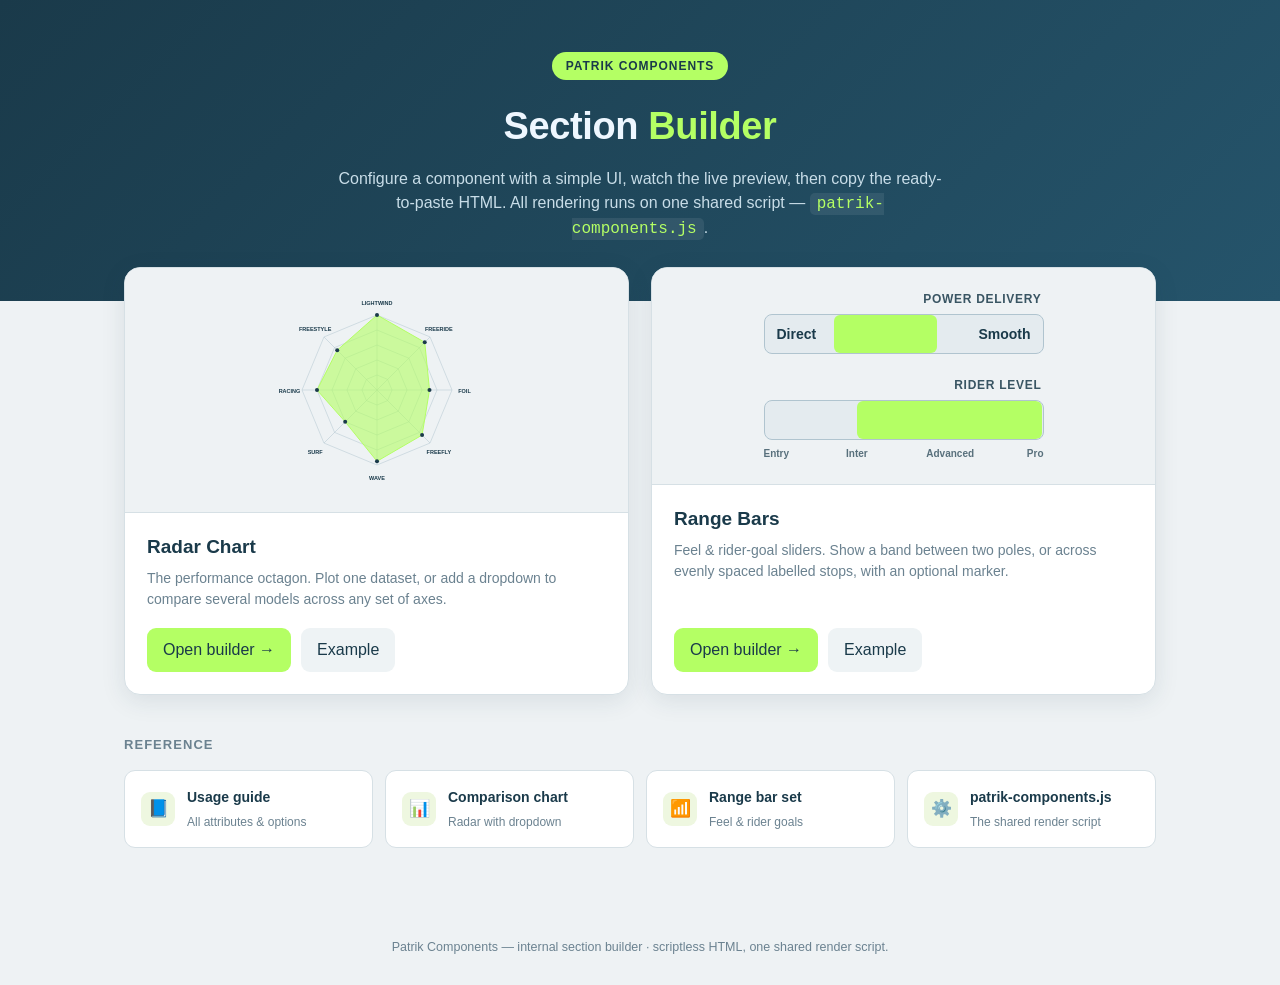
<file: index.html>
<!DOCTYPE html>
<html lang="en">
<head>
<meta charset="UTF-8">
<meta name="viewport" content="width=device-width, initial-scale=1.0">
<title>Patrik Components — Section Builder</title>
<link rel="stylesheet" href="builder/builder.css">
<style>
    .hero{
        background:linear-gradient(135deg,#1a3a4a 0%,#25546b 100%);
        color:#eef7ff; padding:52px 24px 60px; text-align:center;
    }
    .hero .kicker{
        display:inline-block; background:var(--lime); color:var(--teal);
        font-size:12px; font-weight:800; letter-spacing:.08em; text-transform:uppercase;
        padding:5px 14px; border-radius:20px; margin-bottom:18px;
    }
    .hero h1{ font-size:38px; margin:0 0 12px; letter-spacing:-.01em; }
    .hero h1 .lime{ color:var(--lime); }
    .hero p{ font-size:16px; max-width:620px; margin:0 auto; color:#c8dde8; }

    .wrap{ max-width:1080px; margin:-34px auto 60px; padding:0 24px; }

    .grid{ display:grid; grid-template-columns:1fr 1fr; gap:22px; }
    @media (max-width:760px){ .grid{ grid-template-columns:1fr; } }

    .card{
        background:#fff; border:1px solid var(--line); border-radius:16px;
        box-shadow:var(--shadow); overflow:hidden; display:flex; flex-direction:column;
        transition:transform .15s, box-shadow .15s;
    }
    .card:hover{ transform:translateY(-3px); box-shadow:0 14px 34px rgba(26,58,74,.16); }
    .card .thumb{
        background:#eef2f4; padding:22px; border-bottom:1px solid var(--line);
        display:flex; align-items:center; justify-content:center; min-height:190px;
    }
    .card .body{ padding:20px 22px 22px; display:flex; flex-direction:column; flex:1; }
    .card h2{ font-size:19px; margin:0 0 6px; }
    .card .desc{ color:var(--muted); font-size:14px; margin:0 0 18px; flex:1; }
    .card .actions{ display:flex; gap:10px; flex-wrap:wrap; }
    .card .actions a{ text-decoration:none; }

    .section-title{
        font-size:13px; font-weight:800; letter-spacing:.08em; text-transform:uppercase;
        color:var(--muted); margin:40px 0 16px;
    }
    .links{ display:grid; grid-template-columns:repeat(auto-fill,minmax(220px,1fr)); gap:12px; }
    .link{
        display:flex; align-items:center; gap:12px; text-decoration:none; color:var(--ink);
        background:#fff; border:1px solid var(--line); border-radius:11px; padding:14px 16px;
        transition:border-color .15s, background .15s;
    }
    .link:hover{ border-color:var(--teal-2); background:#f7fafb; }
    .link .ic{
        width:34px; height:34px; border-radius:9px; background:#eef7e0; color:var(--teal);
        display:flex; align-items:center; justify-content:center; font-size:17px; flex:0 0 auto;
    }
    .link .t{ font-weight:700; font-size:14px; }
    .link .s{ font-size:12px; color:var(--muted); }

    footer.foot{ text-align:center; color:var(--muted); font-size:12.5px; padding:30px; }

    /* thumbnail scaling */
    .thumb .patrik-radar-svg{ max-width:200px; }
    .thumb .rb-thumb{ width:100%; max-width:280px; }
</style>
</head>
<body>

<div class="hero">
    <span class="kicker">Patrik Components</span>
    <h1>Section <span class="lime">Builder</span></h1>
    <p>Configure a component with a simple UI, watch the live preview, then copy the ready-to-paste HTML. All rendering runs on one shared script — <code style="color:#b4ff64;background:rgba(255,255,255,.08);padding:2px 7px;border-radius:5px;">patrik-components.js</code>.</p>
</div>

<div class="wrap">

    <div class="grid">

        <!-- Radar chart card -->
        <div class="card">
            <div class="thumb">
                <div class="patrik-radar-chart"
                     data-axes="LIGHTWIND,FREERIDE,FOIL,FREEFLY,WAVE,SURF,RACING,FREESTYLE"
                     data-values="100,90,70,85,95,60,80,75"></div>
            </div>
            <div class="body">
                <h2>Radar Chart</h2>
                <p class="desc">The performance octagon. Plot one dataset, or add a dropdown to compare several models across any set of axes.</p>
                <div class="actions">
                    <a href="builder/radar-chart.html"><span class="btn primary">Open builder →</span></a>
                    <a href="examples/chart.html"><span class="btn ghost">Example</span></a>
                </div>
            </div>
        </div>

        <!-- Range bars card -->
        <div class="card">
            <div class="thumb">
                <div class="rb-thumb">
                    <div class="patrik-range-bar" data-title="Power delivery"
                         data-left="Direct" data-right="Smooth" data-min="25" data-max="62"></div>
                    <div class="patrik-range-bar" data-title="Rider level" style="margin-bottom:0;"
                         data-scale="Entry,Inter,Advanced,Pro" data-scale-index="true"
                         data-min="1" data-max="3"></div>
                </div>
            </div>
            <div class="body">
                <h2>Range Bars</h2>
                <p class="desc">Feel &amp; rider-goal sliders. Show a band between two poles, or across evenly spaced labelled stops, with an optional marker.</p>
                <div class="actions">
                    <a href="builder/range-bars.html"><span class="btn primary">Open builder →</span></a>
                    <a href="examples/range-bars.html"><span class="btn ghost">Example</span></a>
                </div>
            </div>
        </div>

    </div>

    <div class="section-title">Reference</div>
    <div class="links">
        <a class="link" href="docs/guide.html">
            <span class="ic">📘</span>
            <span><span class="t">Usage guide</span><br><span class="s">All attributes &amp; options</span></span>
        </a>
        <a class="link" href="examples/chart-selector.html">
            <span class="ic">📊</span>
            <span><span class="t">Comparison chart</span><br><span class="s">Radar with dropdown</span></span>
        </a>
        <a class="link" href="examples/range-bars.html">
            <span class="ic">📶</span>
            <span><span class="t">Range bar set</span><br><span class="s">Feel &amp; rider goals</span></span>
        </a>
        <a class="link" href="patrik-components.js">
            <span class="ic">⚙️</span>
            <span><span class="t">patrik-components.js</span><br><span class="s">The shared render script</span></span>
        </a>
    </div>

</div>

<footer class="foot">Patrik Components — internal section builder · scriptless HTML, one shared render script.</footer>

<script src="patrik-components.js"></script>
</body>
</html>
</file>
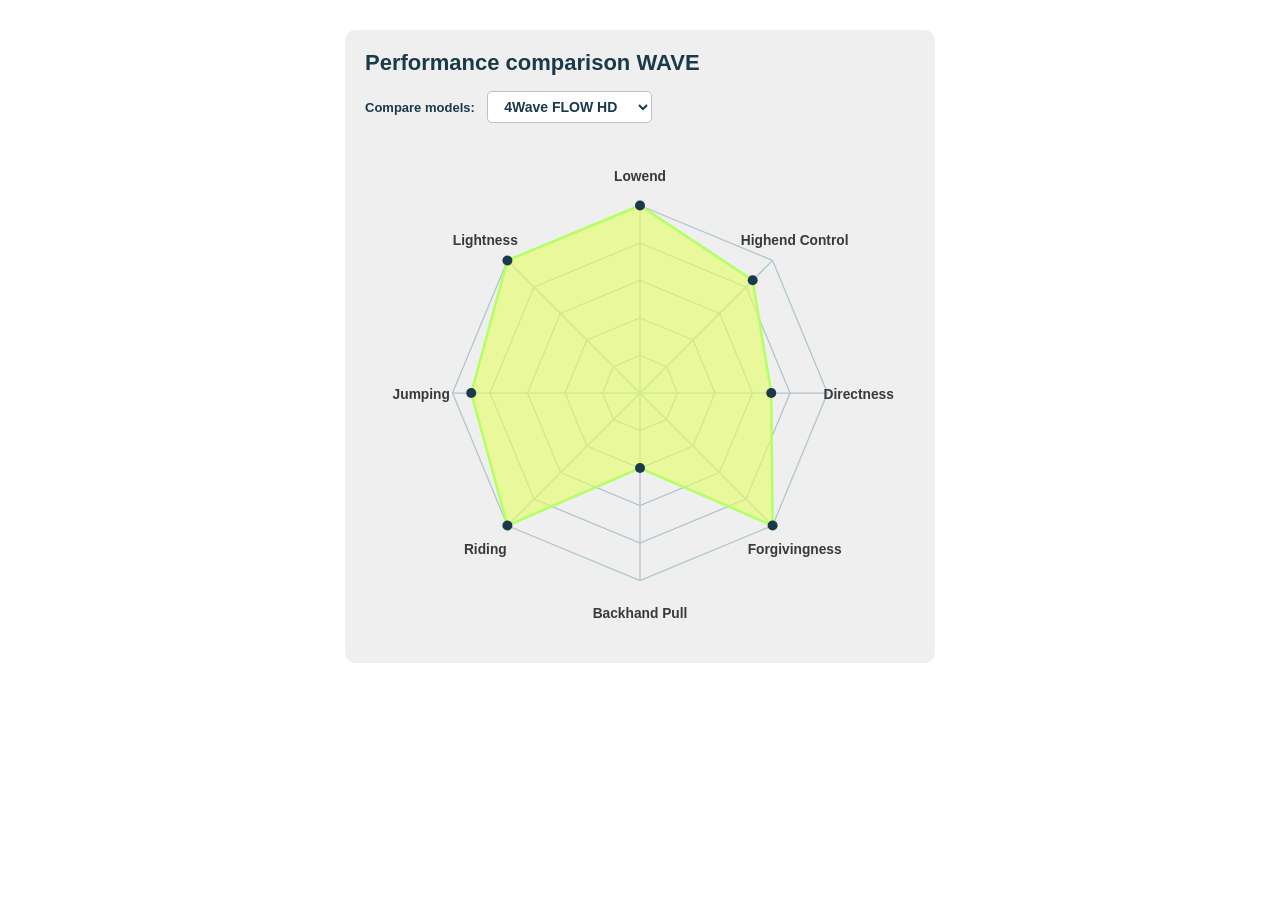
<file: chart-selector.html>
<!DOCTYPE html>
<html lang="en">
<head>
    <meta charset="UTF-8">
    <meta name="viewport" content="width=device-width, initial-scale=1.0">
    <title>Radar Chart Preview</title>
</head>
<body>

    <div id="rc-snippet-container" style="background-color: #efefef; padding: 20px; border-radius: 10px; font-family: sans-serif; max-width: 550px; margin: 30px auto;">

        <h2 style="color: #1a3a4a; margin-top: 0; margin-bottom: 15px; font-size: 22px;">Performance comparison WAVE</h2>

        <!-- Radar chart with a model selector. Axes, datasets and colours are
             all configured here in the HTML; the external script wires up the
             dropdown and renders. Each <option value> lists the values in the
             same order as data-axes. -->
        <div class="patrik-radar-chart"
             data-axes="Lowend,Highend Control,Directness,Forgivingness,Backhand Pull,Riding,Jumping,Lightness"
             data-label-color="#393939"
             data-fill="rgba(229,255,100,0.6)">

            <div style="margin-bottom: 20px;">
                <label for="rc-chart-selector" style="font-size: 13px; color: #1a3a4a; font-weight: bold; margin-right: 8px;">Compare models:</label>
                <select id="rc-chart-selector" class="patrik-radar-select" style="padding: 6px 12px; font-size: 14px; border-radius: 5px; border: 1px solid #b0c4cf; color: #1a3a4a; background-color: #ffffff; font-family: sans-serif; font-weight: bold; cursor: pointer; outline: none;">
                    <option value="100,85,70,100,40,100,90,100">4Wave FLOW HD</option>
                    <option value="90,100,95,80,75,90,100,90">4Wave FLASH HD</option>
                    <option value="95,100,100,85,80,85,85,85">5Wave FUEL HD</option>
                </select>
            </div>

        </div>

    </div>

    <!-- External rendering script (shared across pages) -->
    <script src="patrik-components.js"></script>

</body>
</html>
</file>
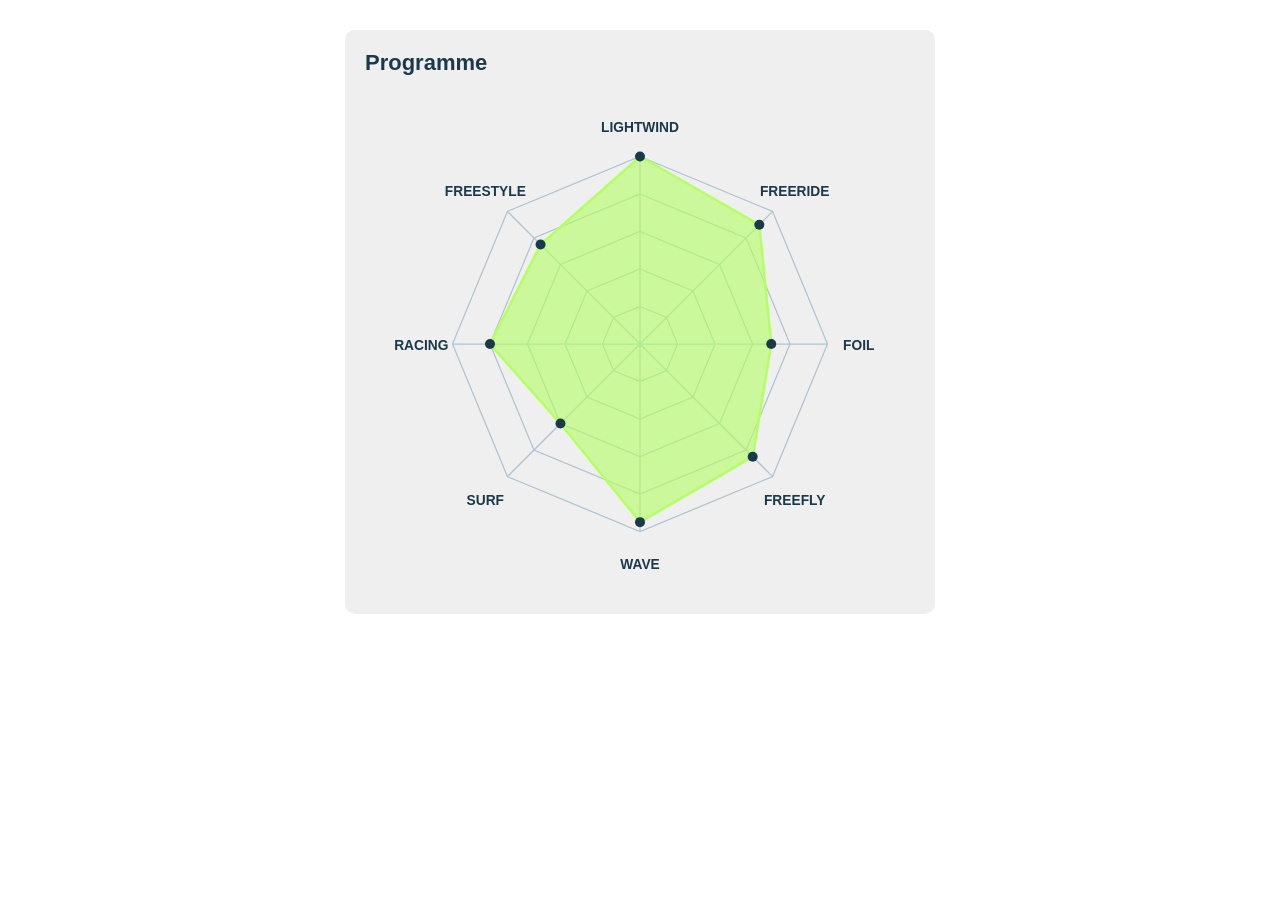
<file: chart.html>
<!DOCTYPE html>
<html lang="en">
<head>
    <meta charset="UTF-8">
    <meta name="viewport" content="width=device-width, initial-scale=1.0">
    <title>Radar Chart Preview</title>
</head>
<body>

    <div id="rc-snippet-container" style="background-color: #efefef; padding: 20px; border-radius: 10px; font-family: sans-serif; max-width: 550px; margin: 30px auto;">

        <h2 style="color: #1a3a4a; margin-top: 0; font-size: 22px;">Programme</h2>

        <!-- Radar chart: all values & colours configured here in the HTML.
             Rendering is done by the external script. -->
        <div class="patrik-radar-chart"
             data-axes="LIGHTWIND,FREERIDE,FOIL,FREEFLY,WAVE,SURF,RACING,FREESTYLE"
             data-values="100,90,70,85,95,60,80,75">
        </div>

    </div>

    <!-- External rendering script (shared across pages) -->
    <script src="patrik-components.js"></script>

</body>
</html>
</file>
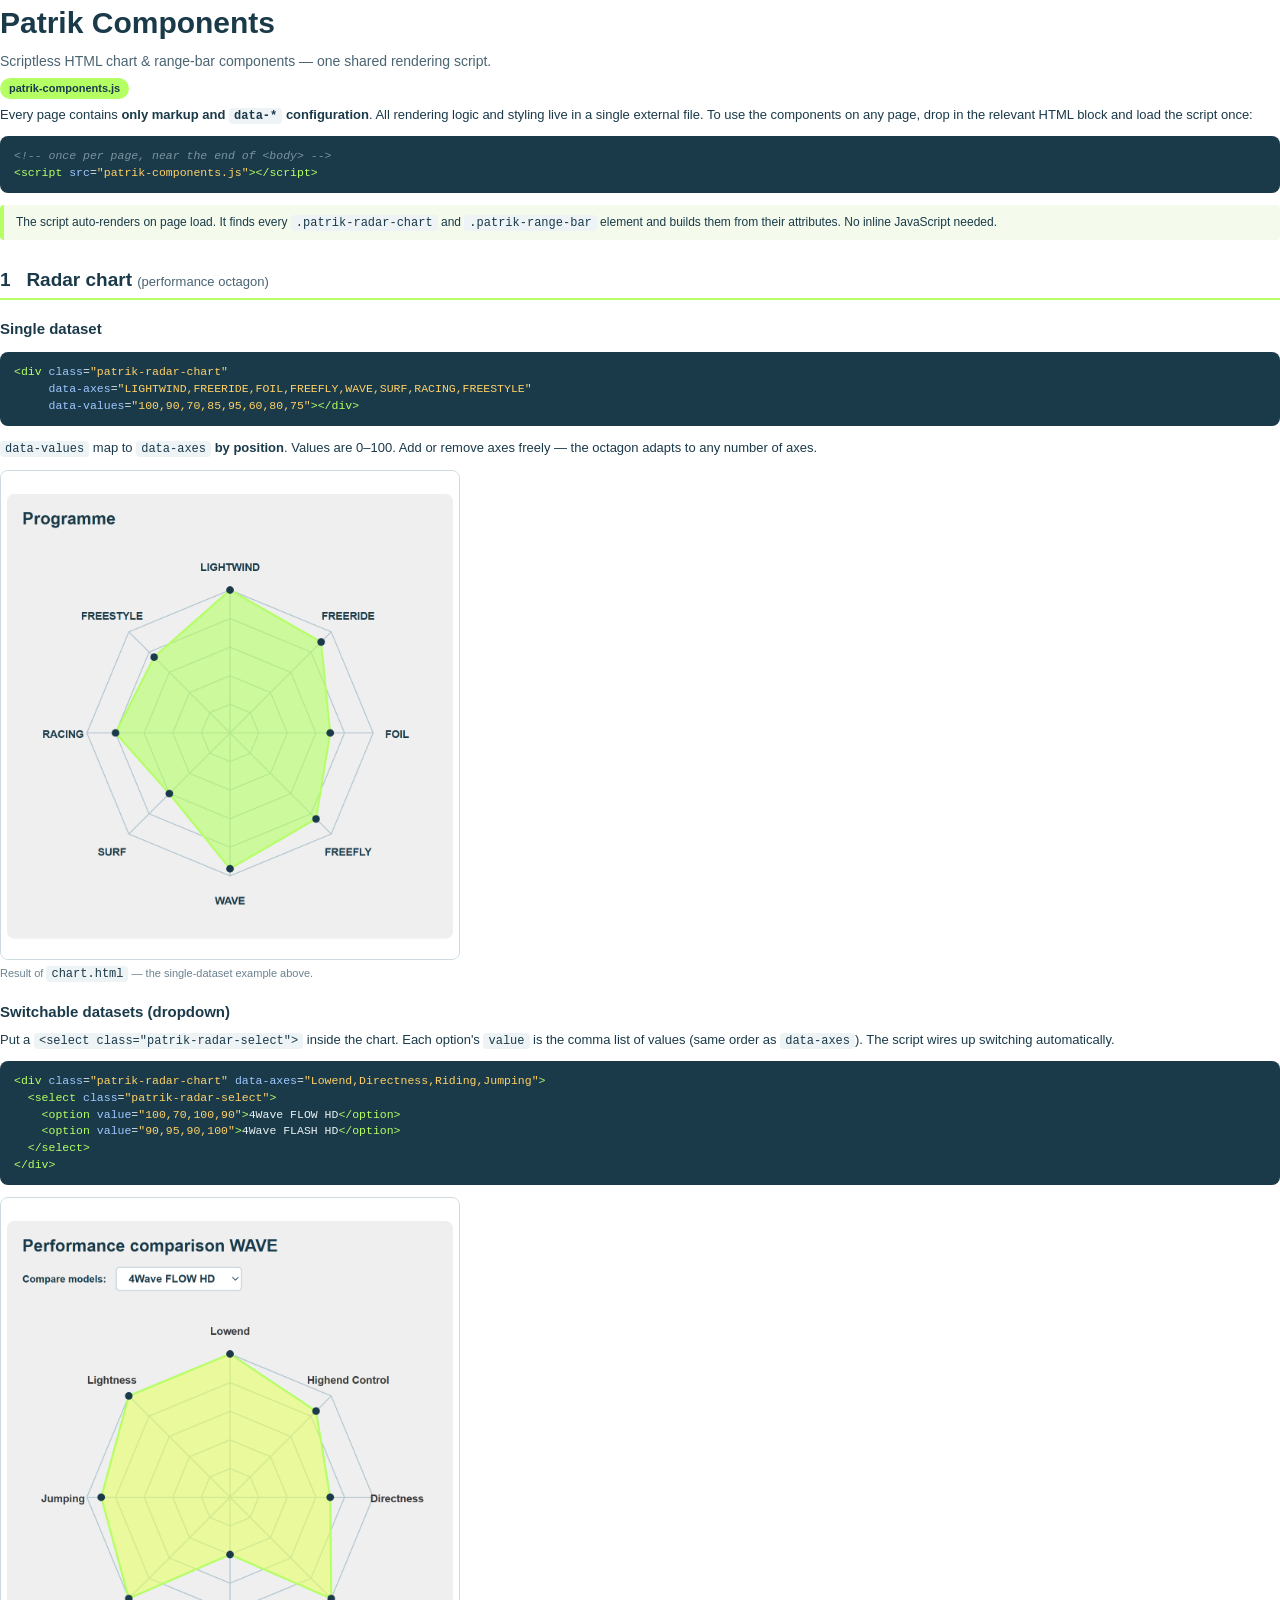
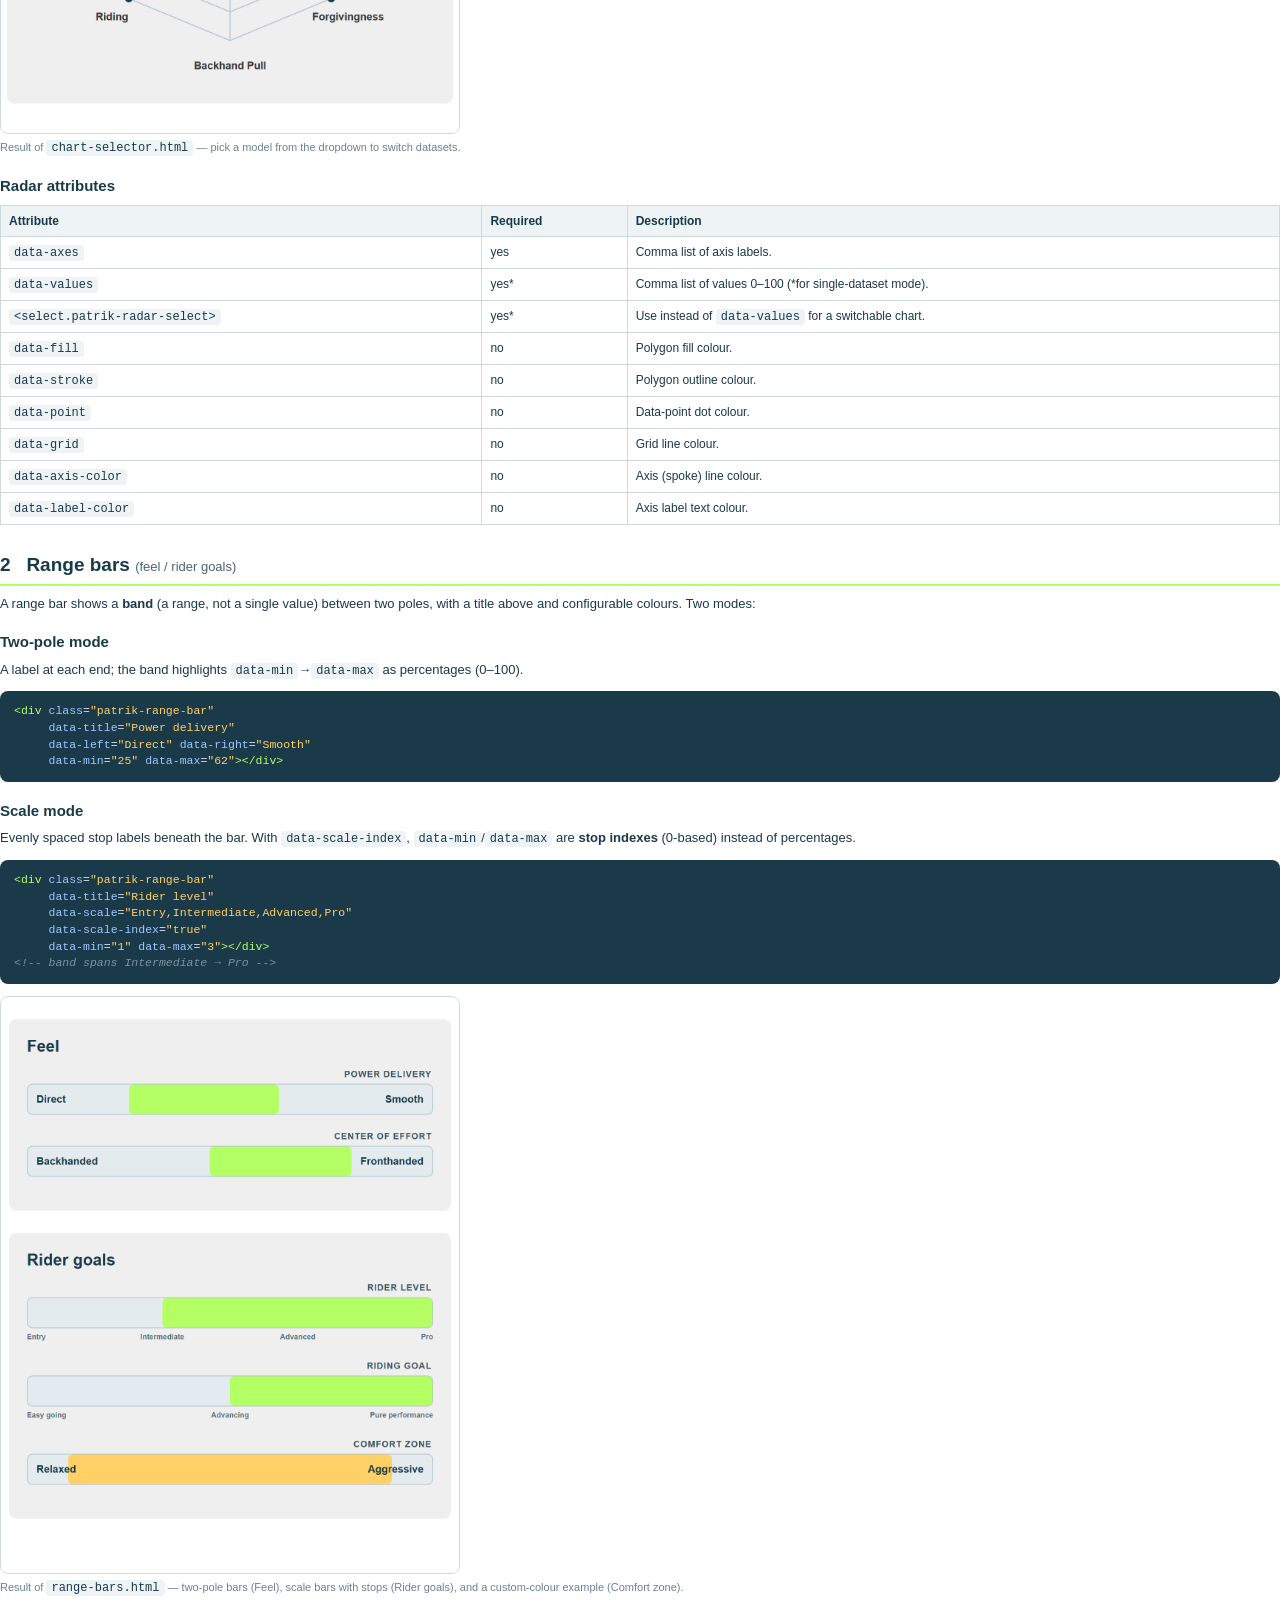
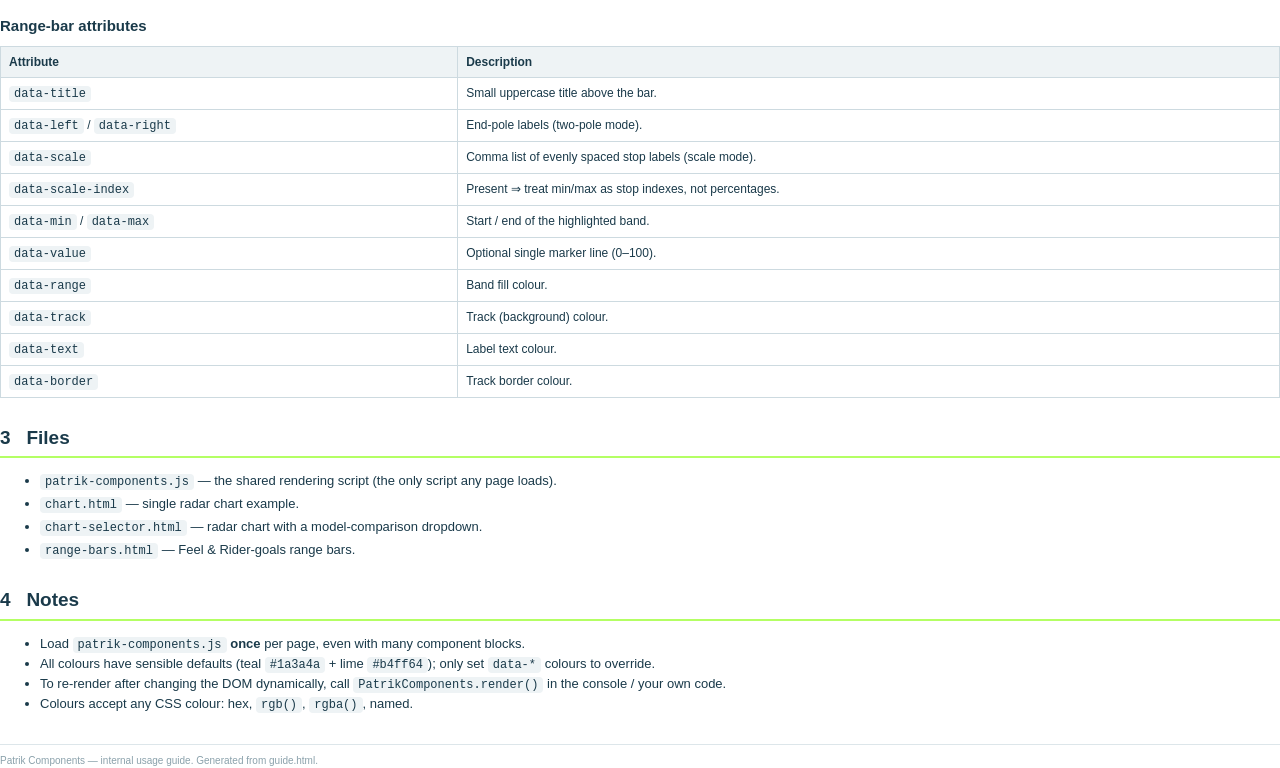
<file: guide.html>
<!DOCTYPE html>
<html lang="en">
<head>
<meta charset="UTF-8">
<title>Patrik Components — Guide</title>
<style>
    @page { size: A4; margin: 18mm 16mm; }
    * { box-sizing: border-box; }
    body{
        font-family: "Segoe UI", Helvetica, Arial, sans-serif;
        color: #1a3a4a;
        line-height: 1.5;
        font-size: 13px;
        margin: 0;
    }
    h1{ font-size: 30px; margin: 0 0 4px; }
    h2{
        font-size: 19px; margin: 26px 0 8px;
        border-bottom: 2px solid #b4ff64; padding-bottom: 4px;
    }
    h3{ font-size: 15px; margin: 18px 0 6px; }
    p{ margin: 6px 0; }
    .lead{ color:#4a6472; font-size: 14px; margin-bottom: 4px; }
    code{
        font-family: "Consolas","Courier New",monospace;
        background:#eef3f5; padding:1px 5px; border-radius:4px; font-size: 12px;
        color:#1a3a4a;
    }
    pre{
        background:#1a3a4a; color:#e8f0f3;
        padding:12px 14px; border-radius:8px; overflow:auto;
        font-family:"Consolas","Courier New",monospace; font-size:11.5px; line-height:1.45;
        white-space: pre-wrap; word-break: break-word;
    }
    pre .tag{ color:#b4ff64; }
    pre .attr{ color:#9ec8ff; }
    pre .val{ color:#ffd166; }
    pre .cmt{ color:#7a93a0; font-style:italic; }
    table{ border-collapse: collapse; width: 100%; margin: 8px 0; font-size: 12px; }
    th,td{ border:1px solid #cddae0; padding:6px 8px; text-align:left; vertical-align:top; }
    th{ background:#eef3f5; }
    td code{ background:#eef3f5; }
    .pill{
        display:inline-block; background:#b4ff64; color:#1a3a4a;
        font-weight:700; font-size:11px; padding:2px 9px; border-radius:20px;
    }
    .note{
        background:#f4faec; border-left:4px solid #b4ff64;
        padding:8px 12px; border-radius:4px; margin:10px 0; font-size:12px;
    }
    .files li{ margin:3px 0; }
    footer{ margin-top:30px; font-size:10px; color:#8aa1ab; border-top:1px solid #dde6ea; padding-top:8px; }
    .page-break{ page-break-before: always; }
    figure{ margin:12px 0 14px; }
    figure img{
        width:100%; max-width:460px; display:block;
        border:1px solid #cddae0; border-radius:8px;
    }
    figcaption{ font-size:11px; color:#6b8290; margin-top:5px; }
    .avoid-break{ page-break-inside: avoid; }
</style>
</head>
<body>

<h1>Patrik Components</h1>
<p class="lead">Scriptless HTML chart &amp; range-bar components — one shared rendering script.</p>
<p><span class="pill">patrik-components.js</span></p>

<p>Every page contains <strong>only markup and <code>data-*</code> configuration</strong>. All rendering
logic and styling live in a single external file. To use the components on any page, drop in the
relevant HTML block and load the script once:</p>

<pre><span class="cmt">&lt;!-- once per page, near the end of &lt;body&gt; --&gt;</span>
<span class="tag">&lt;script</span> <span class="attr">src</span>=<span class="val">"patrik-components.js"</span><span class="tag">&gt;&lt;/script&gt;</span></pre>

<div class="note">
The script auto-renders on page load. It finds every <code>.patrik-radar-chart</code> and
<code>.patrik-range-bar</code> element and builds them from their attributes. No inline JavaScript needed.
</div>

<h2>1 &nbsp; Radar chart <span style="font-weight:400;font-size:13px;color:#4a6472;">(performance octagon)</span></h2>

<h3>Single dataset</h3>
<pre><span class="tag">&lt;div</span> <span class="attr">class</span>=<span class="val">"patrik-radar-chart"</span>
     <span class="attr">data-axes</span>=<span class="val">"LIGHTWIND,FREERIDE,FOIL,FREEFLY,WAVE,SURF,RACING,FREESTYLE"</span>
     <span class="attr">data-values</span>=<span class="val">"100,90,70,85,95,60,80,75"</span><span class="tag">&gt;&lt;/div&gt;</span></pre>

<p><code>data-values</code> map to <code>data-axes</code> <strong>by position</strong>. Values are 0–100.
Add or remove axes freely — the octagon adapts to any number of axes.</p>

<figure class="avoid-break">
    <img src="shot-chart.png" alt="Rendered radar chart">
    <figcaption>Result of <code>chart.html</code> — the single-dataset example above.</figcaption>
</figure>

<h3>Switchable datasets (dropdown)</h3>
<p>Put a <code>&lt;select class="patrik-radar-select"&gt;</code> inside the chart. Each option's
<code>value</code> is the comma list of values (same order as <code>data-axes</code>). The script wires up
switching automatically.</p>
<pre><span class="tag">&lt;div</span> <span class="attr">class</span>=<span class="val">"patrik-radar-chart"</span> <span class="attr">data-axes</span>=<span class="val">"Lowend,Directness,Riding,Jumping"</span><span class="tag">&gt;</span>
  <span class="tag">&lt;select</span> <span class="attr">class</span>=<span class="val">"patrik-radar-select"</span><span class="tag">&gt;</span>
    <span class="tag">&lt;option</span> <span class="attr">value</span>=<span class="val">"100,70,100,90"</span><span class="tag">&gt;</span>4Wave FLOW HD<span class="tag">&lt;/option&gt;</span>
    <span class="tag">&lt;option</span> <span class="attr">value</span>=<span class="val">"90,95,90,100"</span><span class="tag">&gt;</span>4Wave FLASH HD<span class="tag">&lt;/option&gt;</span>
  <span class="tag">&lt;/select&gt;</span>
<span class="tag">&lt;/div&gt;</span></pre>

<figure class="avoid-break">
    <img src="shot-selector.png" alt="Rendered radar chart with model selector">
    <figcaption>Result of <code>chart-selector.html</code> — pick a model from the dropdown to switch datasets.</figcaption>
</figure>

<h3>Radar attributes</h3>
<table>
    <tr><th>Attribute</th><th>Required</th><th>Description</th></tr>
    <tr><td><code>data-axes</code></td><td>yes</td><td>Comma list of axis labels.</td></tr>
    <tr><td><code>data-values</code></td><td>yes*</td><td>Comma list of values 0–100 (*for single-dataset mode).</td></tr>
    <tr><td><code>&lt;select.patrik-radar-select&gt;</code></td><td>yes*</td><td>Use instead of <code>data-values</code> for a switchable chart.</td></tr>
    <tr><td><code>data-fill</code></td><td>no</td><td>Polygon fill colour.</td></tr>
    <tr><td><code>data-stroke</code></td><td>no</td><td>Polygon outline colour.</td></tr>
    <tr><td><code>data-point</code></td><td>no</td><td>Data-point dot colour.</td></tr>
    <tr><td><code>data-grid</code></td><td>no</td><td>Grid line colour.</td></tr>
    <tr><td><code>data-axis-color</code></td><td>no</td><td>Axis (spoke) line colour.</td></tr>
    <tr><td><code>data-label-color</code></td><td>no</td><td>Axis label text colour.</td></tr>
</table>

<h2 class="page-break">2 &nbsp; Range bars <span style="font-weight:400;font-size:13px;color:#4a6472;">(feel / rider goals)</span></h2>

<p>A range bar shows a <strong>band</strong> (a range, not a single value) between two poles, with a title above
and configurable colours. Two modes:</p>

<h3>Two-pole mode</h3>
<p>A label at each end; the band highlights <code>data-min</code>→<code>data-max</code> as percentages (0–100).</p>
<pre><span class="tag">&lt;div</span> <span class="attr">class</span>=<span class="val">"patrik-range-bar"</span>
     <span class="attr">data-title</span>=<span class="val">"Power delivery"</span>
     <span class="attr">data-left</span>=<span class="val">"Direct"</span> <span class="attr">data-right</span>=<span class="val">"Smooth"</span>
     <span class="attr">data-min</span>=<span class="val">"25"</span> <span class="attr">data-max</span>=<span class="val">"62"</span><span class="tag">&gt;&lt;/div&gt;</span></pre>

<h3>Scale mode</h3>
<p>Evenly spaced stop labels beneath the bar. With <code>data-scale-index</code>, <code>data-min</code>/<code>data-max</code>
are <strong>stop indexes</strong> (0-based) instead of percentages.</p>
<pre><span class="tag">&lt;div</span> <span class="attr">class</span>=<span class="val">"patrik-range-bar"</span>
     <span class="attr">data-title</span>=<span class="val">"Rider level"</span>
     <span class="attr">data-scale</span>=<span class="val">"Entry,Intermediate,Advanced,Pro"</span>
     <span class="attr">data-scale-index</span>=<span class="val">"true"</span>
     <span class="attr">data-min</span>=<span class="val">"1"</span> <span class="attr">data-max</span>=<span class="val">"3"</span><span class="tag">&gt;&lt;/div&gt;</span>
<span class="cmt">&lt;!-- band spans Intermediate → Pro --&gt;</span></pre>

<figure class="avoid-break">
    <img src="shot-rangebars.png" alt="Rendered range bars">
    <figcaption>Result of <code>range-bars.html</code> — two-pole bars (Feel), scale bars with stops (Rider goals), and a custom-colour example (Comfort zone).</figcaption>
</figure>

<h3>Range-bar attributes</h3>
<table>
    <tr><th>Attribute</th><th>Description</th></tr>
    <tr><td><code>data-title</code></td><td>Small uppercase title above the bar.</td></tr>
    <tr><td><code>data-left</code> / <code>data-right</code></td><td>End-pole labels (two-pole mode).</td></tr>
    <tr><td><code>data-scale</code></td><td>Comma list of evenly spaced stop labels (scale mode).</td></tr>
    <tr><td><code>data-scale-index</code></td><td>Present ⇒ treat min/max as stop indexes, not percentages.</td></tr>
    <tr><td><code>data-min</code> / <code>data-max</code></td><td>Start / end of the highlighted band.</td></tr>
    <tr><td><code>data-value</code></td><td>Optional single marker line (0–100).</td></tr>
    <tr><td><code>data-range</code></td><td>Band fill colour.</td></tr>
    <tr><td><code>data-track</code></td><td>Track (background) colour.</td></tr>
    <tr><td><code>data-text</code></td><td>Label text colour.</td></tr>
    <tr><td><code>data-border</code></td><td>Track border colour.</td></tr>
</table>

<h2>3 &nbsp; Files</h2>
<ul class="files">
    <li><code>patrik-components.js</code> — the shared rendering script (the only script any page loads).</li>
    <li><code>chart.html</code> — single radar chart example.</li>
    <li><code>chart-selector.html</code> — radar chart with a model-comparison dropdown.</li>
    <li><code>range-bars.html</code> — Feel &amp; Rider-goals range bars.</li>
</ul>

<h2>4 &nbsp; Notes</h2>
<ul>
    <li>Load <code>patrik-components.js</code> <strong>once</strong> per page, even with many component blocks.</li>
    <li>All colours have sensible defaults (teal <code>#1a3a4a</code> + lime <code>#b4ff64</code>); only set <code>data-*</code> colours to override.</li>
    <li>To re-render after changing the DOM dynamically, call <code>PatrikComponents.render()</code> in the console / your own code.</li>
    <li>Colours accept any CSS colour: hex, <code>rgb()</code>, <code>rgba()</code>, named.</li>
</ul>

<footer>Patrik Components — internal usage guide. Generated from guide.html.</footer>

</body>
</html>
</file>
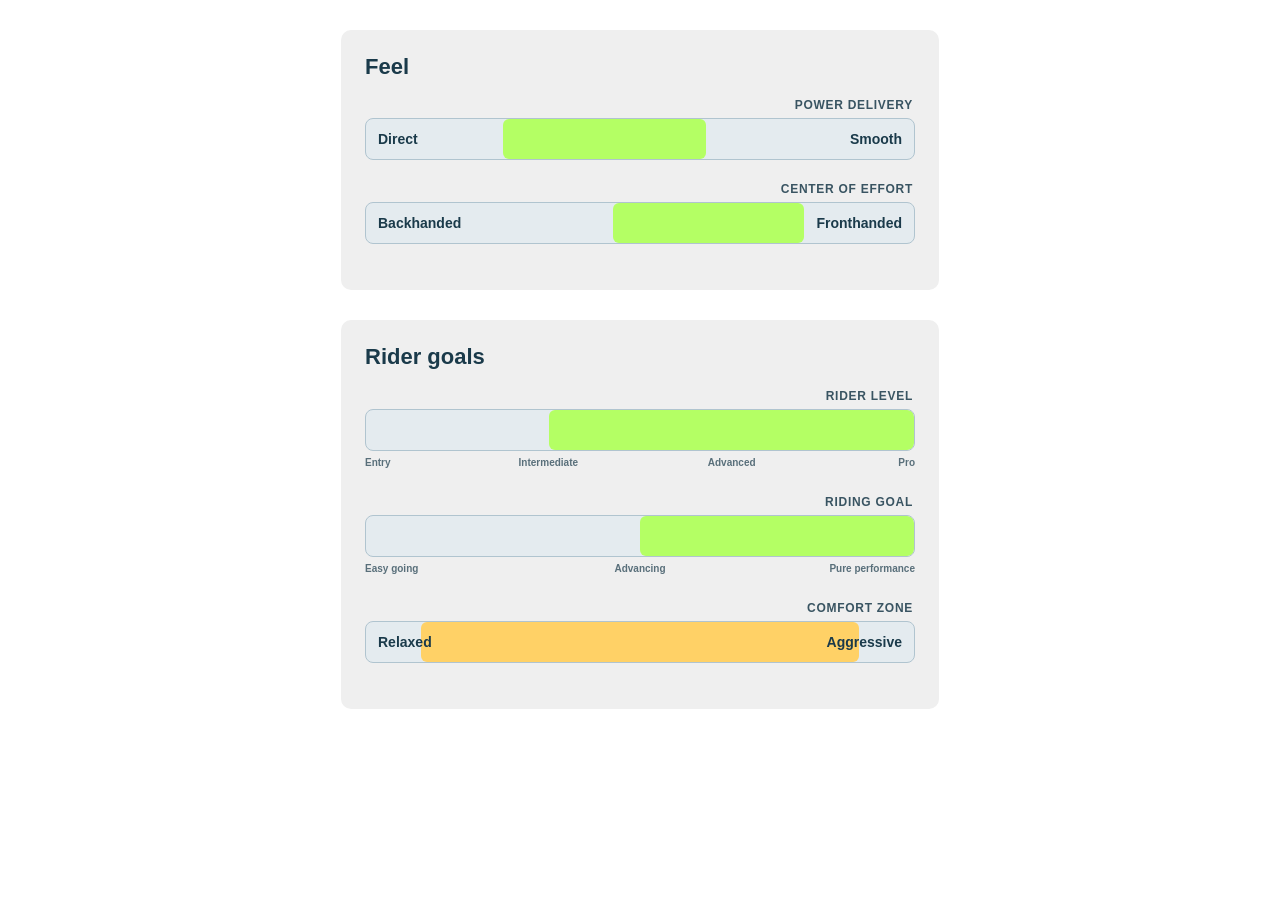
<file: range-bars.html>
<!DOCTYPE html>
<html lang="en">
<head>
    <meta charset="UTF-8">
    <meta name="viewport" content="width=device-width, initial-scale=1.0">
    <title>Range Bars Preview</title>
</head>
<body>

    <!-- ============================================================
         FEEL  (horizontal range bars)
         Each bar = one content-block snippet. All values & colours
         are set here in the HTML via data-* attributes; rendering is
         done by the shared external script (patrik-components.js).
         ============================================================ -->
    <div style="background-color:#efefef; padding:24px; border-radius:10px; font-family:sans-serif; max-width:550px; margin:30px auto;">

        <h2 style="color:#1a3a4a; margin-top:0; font-size:22px;">Feel</h2>

        <div class="patrik-range-bar"
             data-title="Power delivery"
             data-left="Direct"
             data-right="Smooth"
             data-min="25"
             data-max="62">
        </div>

        <div class="patrik-range-bar"
             data-title="Center of effort"
             data-left="Backhanded"
             data-right="Fronthanded"
             data-min="45"
             data-max="80">
        </div>

    </div>


    <!-- ============================================================
         RIDER GOALS  (scale bars with stops + highlighted range)
         ============================================================ -->
    <div style="background-color:#efefef; padding:24px; border-radius:10px; font-family:sans-serif; max-width:550px; margin:30px auto;">

        <h2 style="color:#1a3a4a; margin-top:0; font-size:22px;">Rider goals</h2>

        <!-- Rider level: 4 evenly spaced stops; band spans stop 1..3 -->
        <div class="patrik-range-bar"
             data-title="Rider level"
             data-scale="Entry,Intermediate,Advanced,Pro"
             data-scale-index="true"
             data-min="1"
             data-max="3">
        </div>

        <!-- Rider goals: 3 stops; band spans stop 1..2 -->
        <div class="patrik-range-bar"
             data-title="Riding goal"
             data-scale="Easy going,Advancing,Pure performance"
             data-scale-index="true"
             data-min="1"
             data-max="2">
        </div>

        <!-- Example with a custom colour + single-value marker -->
        <div class="patrik-range-bar"
             data-title="Comfort zone"
             data-left="Relaxed"
             data-right="Aggressive"
             data-min="10"
             data-max="90"
             data-range="#ffd166">
        </div>

    </div>

    <!-- External rendering script (shared across pages) -->
    <script src="patrik-components.js"></script>

</body>
</html>
</file>
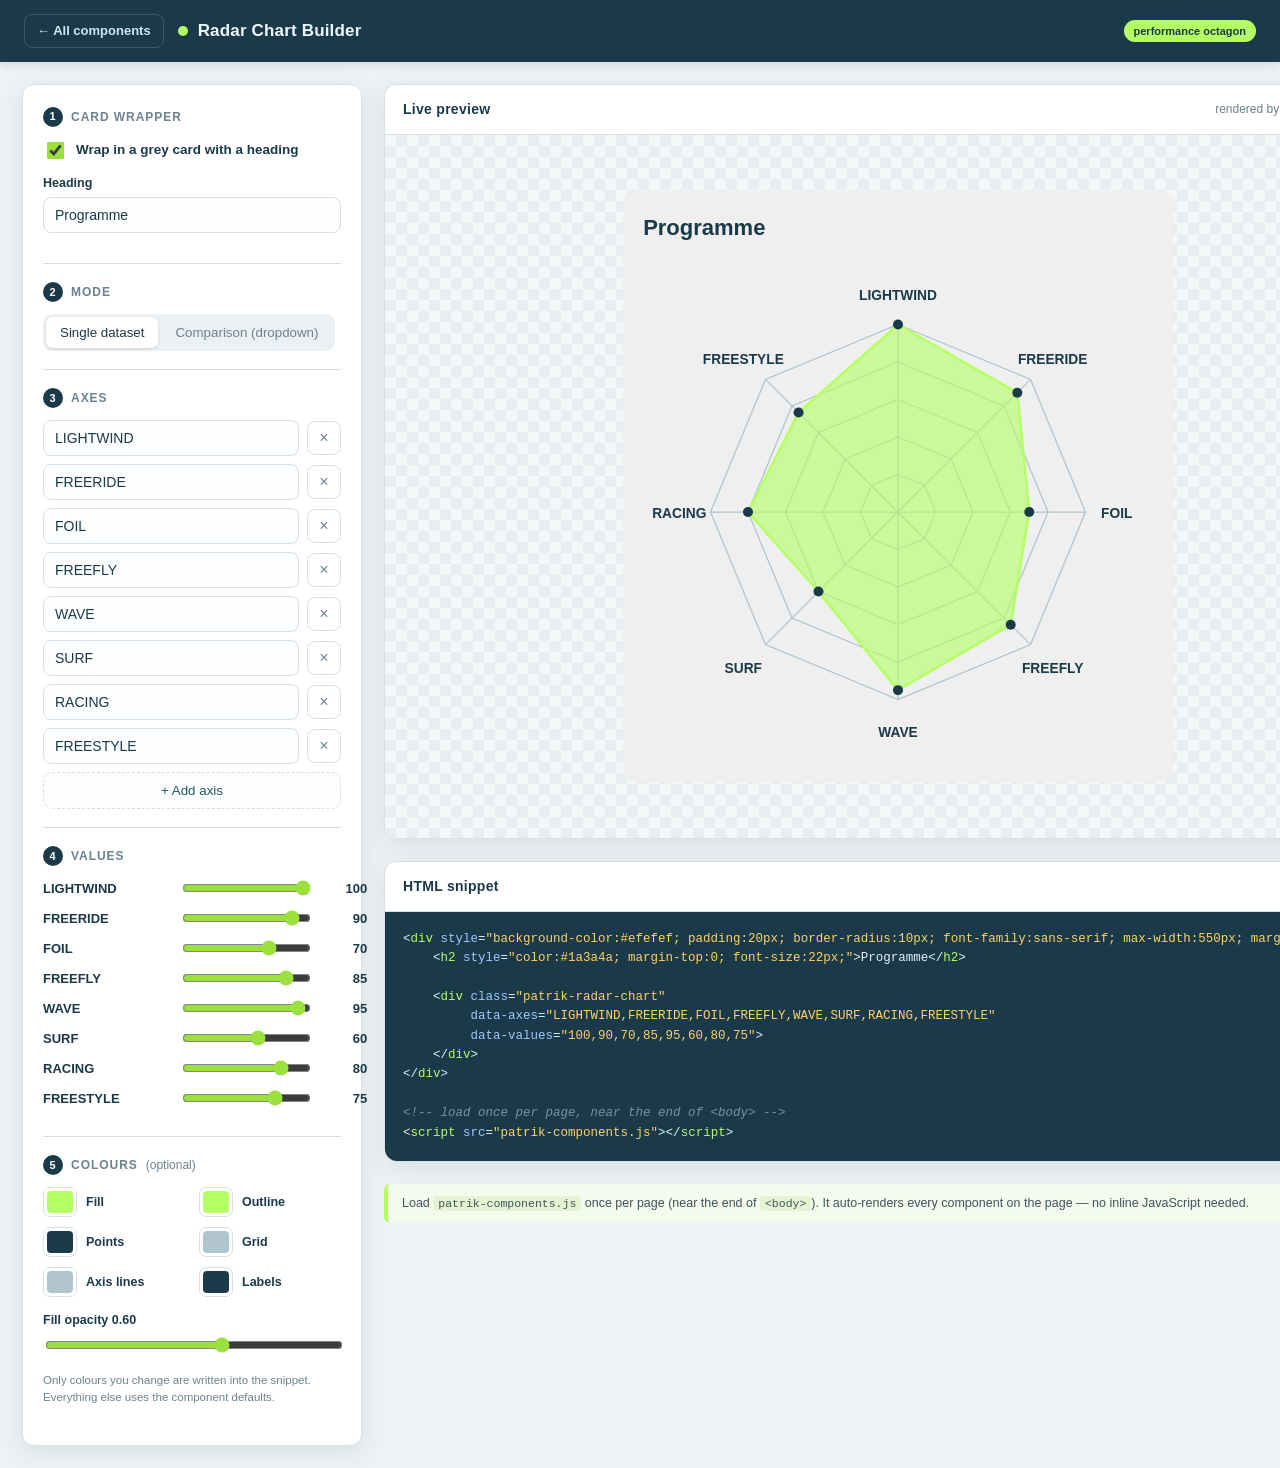
<file: builder/radar-chart.html>
<!DOCTYPE html>
<html lang="en">
<head>
<meta charset="UTF-8">
<meta name="viewport" content="width=device-width, initial-scale=1.0">
<title>Radar Chart Builder — Patrik Components</title>
<link rel="stylesheet" href="builder.css">
</head>
<body>

<header class="topbar">
    <a class="home" href="../index.html">← All components</a>
    <h1><span class="dot"></span> Radar Chart Builder</h1>
    <span class="spacer"></span>
    <span class="badge">performance octagon</span>
</header>

<div class="builder">

    <!-- ============ CONTROLS ============ -->
    <div class="panel controls">

        <div class="group">
            <div class="group-head"><span class="num">1</span> Card wrapper</div>
            <label class="checkbox-row">
                <input type="checkbox" id="wrapEnabled" checked>
                Wrap in a grey card with a heading
            </label>
            <label class="field" id="headingField">
                <span class="lbl">Heading</span>
                <input type="text" id="heading" value="Programme">
            </label>
        </div>

        <div class="group">
            <div class="group-head"><span class="num">2</span> Mode</div>
            <div class="segmented" id="modeToggle">
                <button data-mode="single" class="active">Single dataset</button>
                <button data-mode="compare">Comparison (dropdown)</button>
            </div>
        </div>

        <div class="group">
            <div class="group-head"><span class="num">3</span> Axes</div>
            <div id="axisList"></div>
            <button class="btn add" id="addAxis">+ Add axis</button>
        </div>

        <div class="group" id="valuesGroup">
            <div class="group-head"><span class="num">4</span> <span id="valuesTitle">Values</span></div>
            <div id="valuesArea"></div>
            <button class="btn add" id="addDataset" style="display:none;">+ Add dataset</button>
        </div>

        <div class="group">
            <div class="group-head"><span class="num">5</span> Colours <span style="font-weight:400;text-transform:none;letter-spacing:0;">(optional)</span></div>
            <div class="colors-grid" id="colorsGrid"></div>
            <label class="field" style="margin-top:14px;">
                <span class="lbl">Fill opacity <span class="hint" id="opacityVal">0.60</span></span>
                <input type="range" id="fillOpacity" min="0" max="1" step="0.05" value="0.6" style="width:100%;accent-color:var(--lime-dark);">
            </label>
            <p class="subnote">Only colours you change are written into the snippet. Everything else uses the component defaults.</p>
        </div>

    </div>

    <!-- ============ PREVIEW + CODE ============ -->
    <div class="stack">
        <div class="panel">
            <div class="head">
                <h2>Live preview</h2>
                <span class="spacer"></span>
                <span class="muted">rendered by patrik-components.js</span>
            </div>
            <div class="preview-stage" id="stage"></div>
        </div>

        <div class="panel">
            <div class="head">
                <h2>HTML snippet</h2>
                <span class="spacer"></span>
                <span class="muted">paste into your page</span>
            </div>
            <div class="code-wrap">
                <button class="copy-btn" id="copyBtn">⧉ Copy</button>
                <pre id="code"></pre>
            </div>
        </div>

        <p class="tip">Load <code>patrik-components.js</code> once per page (near the end of <code>&lt;body&gt;</code>). It auto-renders every component on the page — no inline JavaScript needed.</p>
    </div>

</div>

<!-- the actual component renderer, used to power the live preview -->
<script src="../patrik-components.js"></script>
<script>
(function(){
    "use strict";

    /* ---------- defaults ---------- */
    const DEF = {
        fill:"#b4ff64", fillOpacity:0.6,
        stroke:"#b4ff64", point:"#1a3a4a",
        grid:"#b0c4cf", axisColor:"#b0c4cf", labelColor:"#1a3a4a"
    };
    const COLOR_FIELDS = [
        { key:"fill",       attr:"data-fill",        label:"Fill" },
        { key:"stroke",     attr:"data-stroke",      label:"Outline" },
        { key:"point",      attr:"data-point",       label:"Points" },
        { key:"grid",       attr:"data-grid",        label:"Grid" },
        { key:"axisColor",  attr:"data-axis-color",  label:"Axis lines" },
        { key:"labelColor", attr:"data-label-color", label:"Labels" }
    ];

    /* ---------- state ---------- */
    const state = {
        wrap:true,
        heading:"Programme",
        mode:"single",
        axes:["LIGHTWIND","FREERIDE","FOIL","FREEFLY","WAVE","SURF","RACING","FREESTYLE"],
        values:[100,90,70,85,95,60,80,75],
        datasets:[
            { name:"4Wave FLOW HD",  values:[100,85,70,100,40,100,90,100] },
            { name:"4Wave FLASH HD", values:[90,100,95,80,75,90,100,90] }
        ],
        colors:{ fill:DEF.fill, fillOpacity:DEF.fillOpacity, stroke:DEF.stroke,
                 point:DEF.point, grid:DEF.grid, axisColor:DEF.axisColor, labelColor:DEF.labelColor }
    };

    /* ---------- helpers ---------- */
    const $ = id => document.getElementById(id);
    const esc = s => s.replace(/&/g,"&amp;").replace(/</g,"&lt;").replace(/>/g,"&gt;").replace(/"/g,"&quot;");
    function hexToRgba(hex, a){
        const h = hex.replace("#","");
        const n = h.length===3 ? h.split("").map(c=>c+c).join("") : h;
        const r=parseInt(n.slice(0,2),16), g=parseInt(n.slice(2,4),16), b=parseInt(n.slice(4,6),16);
        return `rgba(${r},${g},${b},${a})`;
    }
    function fitValues(arr){ // keep a values array aligned to axes length
        const out = state.axes.map((_,i)=> arr[i]!=null ? arr[i] : 50);
        return out;
    }

    /* ---------- code generation ---------- */
    function colorAttrs(){
        const c = state.colors, out = [];
        if (c.fill.toLowerCase()!==DEF.fill || Number(c.fillOpacity)!==DEF.fillOpacity)
            out.push(["data-fill", hexToRgba(c.fill, Number(c.fillOpacity))]);
        if (c.stroke.toLowerCase()!==DEF.stroke)         out.push(["data-stroke", c.stroke]);
        if (c.point.toLowerCase()!==DEF.point)           out.push(["data-point", c.point]);
        if (c.grid.toLowerCase()!==DEF.grid)             out.push(["data-grid", c.grid]);
        if (c.axisColor.toLowerCase()!==DEF.axisColor)   out.push(["data-axis-color", c.axisColor]);
        if (c.labelColor.toLowerCase()!==DEF.labelColor) out.push(["data-label-color", c.labelColor]);
        return out;
    }

    function buildChart(pad){
        const axes = state.axes.join(",");
        const extra = colorAttrs();
        const L = [];
        L.push(`${pad}<div class="patrik-radar-chart"`);
        L.push(`${pad}     data-axes="${axes}"`);

        if (state.mode==="single"){
            let last = `${pad}     data-values="${fitValues(state.values).join(",")}"`;
            extra.forEach(([a,v]) => last += `\n${pad}     ${a}="${v}"`);
            L.push(last + ">");
            L.push(`${pad}</div>`);
        } else {
            let opener = `${pad}     ` + extra.map(([a,v])=>`${a}="${v}"`).join(`\n${pad}     `);
            if (extra.length) L.push(opener + ">"); else L[L.length-1] += ">";
            L.push(`${pad}    <div style="margin-bottom:20px;">`);
            L.push(`${pad}        <label style="font-size:13px;color:#1a3a4a;font-weight:bold;margin-right:8px;">Compare models:</label>`);
            L.push(`${pad}        <select class="patrik-radar-select" style="padding:6px 12px;font-size:14px;border-radius:5px;border:1px solid #b0c4cf;color:#1a3a4a;background:#fff;font-weight:bold;cursor:pointer;">`);
            state.datasets.forEach(ds=>{
                L.push(`${pad}            <option value="${fitValues(ds.values).join(",")}">${esc(ds.name)}</option>`);
            });
            L.push(`${pad}        </select>`);
            L.push(`${pad}    </div>`);
            L.push(`${pad}</div>`);
        }
        return L.join("\n");
    }

    function buildMarkup(){
        if (!state.wrap) return buildChart("");
        const pad = "    ";
        let out = `<div style="background-color:#efefef; padding:20px; border-radius:10px; font-family:sans-serif; max-width:550px; margin:30px auto;">\n`;
        if (state.heading.trim())
            out += `${pad}<h2 style="color:#1a3a4a; margin-top:0; font-size:22px;">${esc(state.heading)}</h2>\n\n`;
        out += buildChart(pad) + `\n</div>`;
        return out;
    }

    function fullCode(){
        return buildMarkup() +
            `\n\n<!-- load once per page, near the end of <body> -->\n<script src="patrik-components.js"><\/script>`;
    }

    /* ---------- syntax highlight ---------- */
    function highlight(raw){
        return raw.split(/(<!--[\s\S]*?-->)/g).map(p=>{
            if (p.slice(0,4)==="<!--") return `<span class="cmt">${esc(p)}</span>`;
            let s = esc(p);
            s = s.replace(/([\w-]+)=(&quot;[\s\S]*?&quot;)/g,'<span class="attr">$1</span>=<span class="val">$2</span>');
            s = s.replace(/(&lt;\/?)([\w.-]+)/g,'$1<span class="tag">$2</span>');
            return s;
        }).join("");
    }

    /* ---------- outputs ---------- */
    function updateOutput(){
        $("code").innerHTML = highlight(fullCode());
        const stage = $("stage");
        stage.innerHTML = buildMarkup();
        if (window.PatrikComponents) window.PatrikComponents.render(stage);
    }

    /* ---------- controls: axes ---------- */
    function renderAxes(){
        const box = $("axisList");
        box.innerHTML = "";
        state.axes.forEach((name,i)=>{
            const row = document.createElement("div");
            row.className = "row";
            const inp = document.createElement("input");
            inp.type = "text"; inp.value = name; inp.placeholder = "Axis label";
            inp.addEventListener("input", ()=>{ state.axes[i]=inp.value; renderValues(); updateOutput(); });
            const del = document.createElement("button");
            del.className = "icon-btn"; del.textContent = "×"; del.title = "Remove axis";
            del.addEventListener("click", ()=>{
                if (state.axes.length<=3){ del.classList.add("shake"); return; }
                state.axes.splice(i,1);
                state.values.splice(i,1);
                state.datasets.forEach(d=>d.values.splice(i,1));
                renderAxes(); renderValues(); updateOutput();
            });
            row.append(inp, del);
            box.appendChild(row);
        });
    }

    /* ---------- controls: values / datasets ---------- */
    function slider(name, value, onInput){
        const row = document.createElement("div");
        row.className = "slider-row";
        const nm = document.createElement("span"); nm.className="name"; nm.textContent = name||"—";
        const rng = document.createElement("input");
        rng.type="range"; rng.min="0"; rng.max="100"; rng.value=value;
        const val = document.createElement("span"); val.className="val"; val.textContent = value;
        rng.addEventListener("input", ()=>{ val.textContent = rng.value; onInput(Number(rng.value)); });
        row.append(nm, rng, val);
        return row;
    }

    function renderValues(){
        const area = $("valuesArea");
        area.innerHTML = "";
        if (state.mode==="single"){
            $("addDataset").style.display = "none";
            $("valuesTitle").textContent = "Values";
            state.values = fitValues(state.values);
            state.axes.forEach((ax,i)=>{
                area.appendChild( slider(ax, state.values[i], v=>{ state.values[i]=v; updateOutput(); }) );
            });
        } else {
            $("addDataset").style.display = "";
            $("valuesTitle").textContent = "Datasets";
            state.datasets.forEach((ds,di)=>{
                ds.values = ds.values.length===state.axes.length ? ds.values : state.axes.map((_,i)=>ds.values[i]!=null?ds.values[i]:50);
                const card = document.createElement("div");
                card.className = "card-item";
                const head = document.createElement("div");
                head.className = "card-head";
                const tag = document.createElement("span"); tag.textContent = "Dataset "+(di+1);
                const sp = document.createElement("span"); sp.className="spacer";
                head.append(tag, sp);
                if (state.datasets.length>1){
                    const del = document.createElement("button");
                    del.className="icon-btn"; del.textContent="×"; del.title="Remove dataset";
                    del.addEventListener("click", ()=>{ state.datasets.splice(di,1); renderValues(); updateOutput(); });
                    head.appendChild(del);
                }
                const nameInp = document.createElement("input");
                nameInp.type="text"; nameInp.value=ds.name; nameInp.placeholder="Dataset name (dropdown label)";
                nameInp.style.marginBottom="10px";
                nameInp.addEventListener("input", ()=>{ ds.name=nameInp.value; updateOutput(); });
                card.append(head, nameInp);
                state.axes.forEach((ax,i)=>{
                    card.appendChild( slider(ax, ds.values[i], v=>{ ds.values[i]=v; updateOutput(); }) );
                });
                area.appendChild(card);
            });
        }
    }

    /* ---------- controls: colours ---------- */
    function renderColors(){
        const grid = $("colorsGrid");
        grid.innerHTML = "";
        COLOR_FIELDS.forEach(f=>{
            const wrap = document.createElement("div");
            wrap.className="color-field";
            const pick = document.createElement("input");
            pick.type="color"; pick.value = state.colors[f.key];
            const lbl = document.createElement("span"); lbl.className="cf-lbl"; lbl.textContent = f.label;
            pick.addEventListener("input", ()=>{ state.colors[f.key]=pick.value; updateOutput(); });
            wrap.append(pick, lbl);
            grid.appendChild(wrap);
        });
    }

    /* ---------- wire up static controls ---------- */
    $("wrapEnabled").addEventListener("change", e=>{
        state.wrap = e.target.checked;
        $("headingField").style.display = state.wrap ? "" : "none";
        updateOutput();
    });
    $("heading").addEventListener("input", e=>{ state.heading=e.target.value; updateOutput(); });

    document.querySelectorAll("#modeToggle button").forEach(btn=>{
        btn.addEventListener("click", ()=>{
            document.querySelectorAll("#modeToggle button").forEach(b=>b.classList.remove("active"));
            btn.classList.add("active");
            state.mode = btn.dataset.mode;
            renderValues(); updateOutput();
        });
    });

    $("addAxis").addEventListener("click", ()=>{
        state.axes.push("NEW");
        state.values.push(50);
        state.datasets.forEach(d=>d.values.push(50));
        renderAxes(); renderValues(); updateOutput();
    });

    $("addDataset").addEventListener("click", ()=>{
        state.datasets.push({ name:"New model", values:state.axes.map(()=>60) });
        renderValues(); updateOutput();
    });

    $("fillOpacity").addEventListener("input", e=>{
        state.colors.fillOpacity = e.target.value;
        $("opacityVal").textContent = Number(e.target.value).toFixed(2);
        updateOutput();
    });

    $("copyBtn").addEventListener("click", ()=>{
        navigator.clipboard.writeText(fullCode()).then(()=>{
            const b = $("copyBtn");
            b.classList.add("copied"); b.textContent = "✓ Copied";
            setTimeout(()=>{ b.classList.remove("copied"); b.textContent="⧉ Copy"; }, 1400);
        });
    });

    /* ---------- init ---------- */
    renderAxes();
    renderValues();
    renderColors();
    updateOutput();
})();
</script>
</body>
</html>
</file>
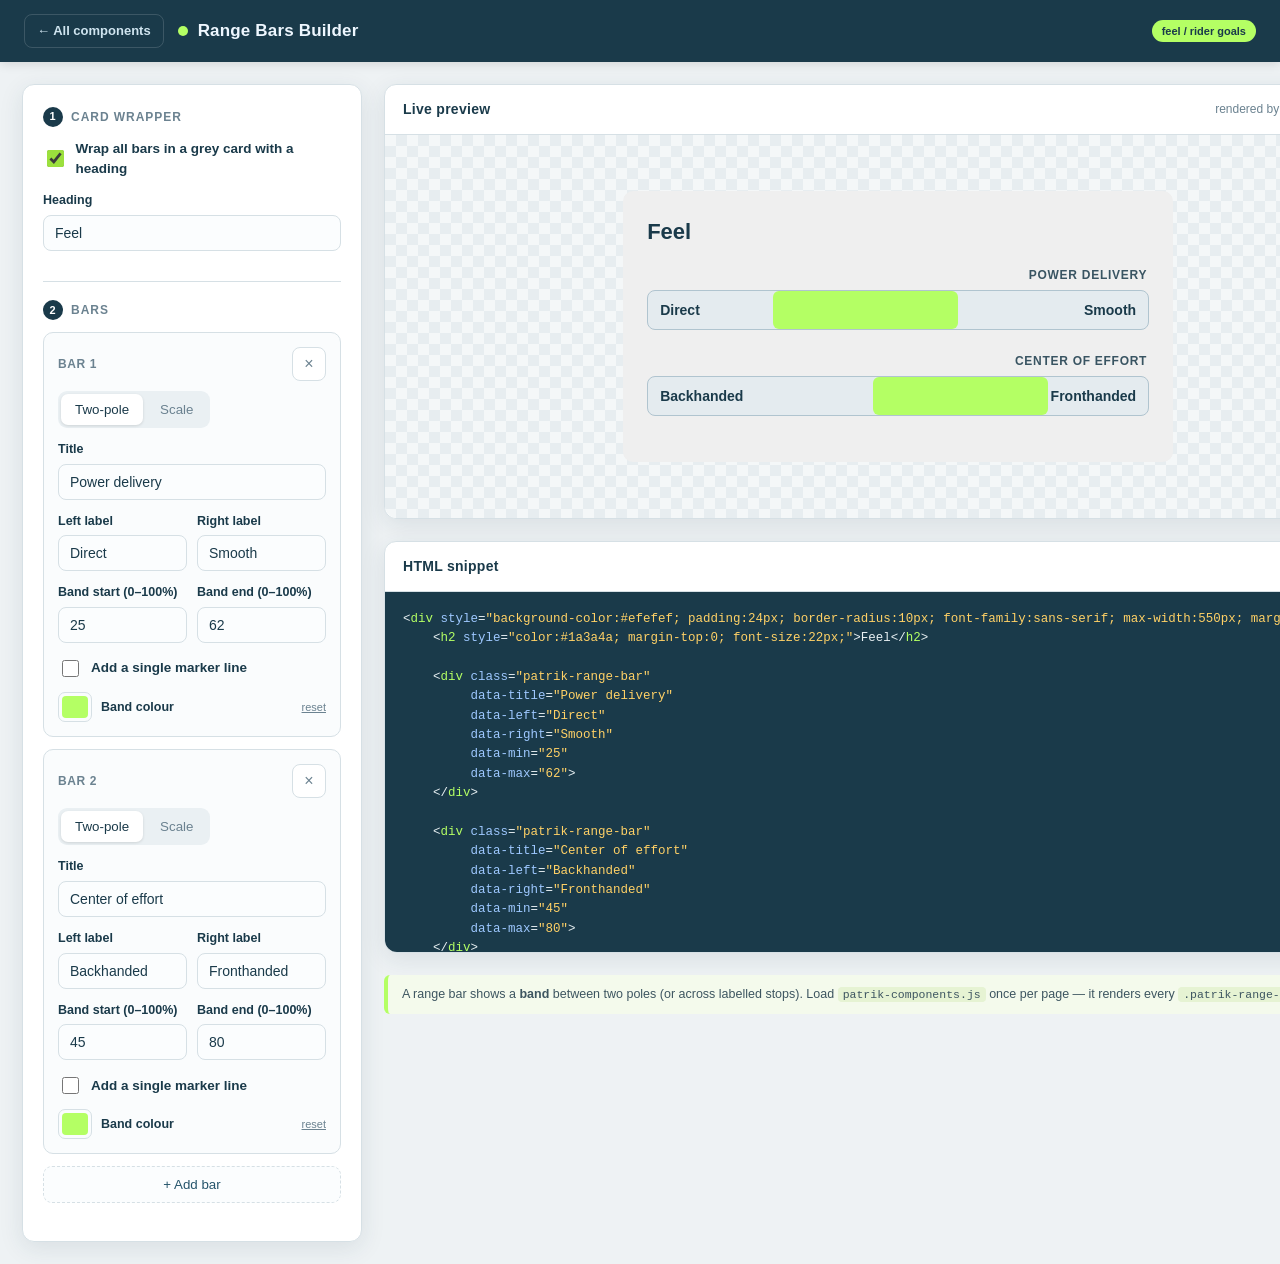
<file: builder/range-bars.html>
<!DOCTYPE html>
<html lang="en">
<head>
<meta charset="UTF-8">
<meta name="viewport" content="width=device-width, initial-scale=1.0">
<title>Range Bars Builder — Patrik Components</title>
<link rel="stylesheet" href="builder.css">
</head>
<body>

<header class="topbar">
    <a class="home" href="../index.html">← All components</a>
    <h1><span class="dot"></span> Range Bars Builder</h1>
    <span class="spacer"></span>
    <span class="badge">feel / rider goals</span>
</header>

<div class="builder">

    <!-- ============ CONTROLS ============ -->
    <div class="panel controls">

        <div class="group">
            <div class="group-head"><span class="num">1</span> Card wrapper</div>
            <label class="checkbox-row">
                <input type="checkbox" id="wrapEnabled" checked>
                Wrap all bars in a grey card with a heading
            </label>
            <label class="field" id="headingField">
                <span class="lbl">Heading</span>
                <input type="text" id="heading" value="Feel">
            </label>
        </div>

        <div class="group">
            <div class="group-head"><span class="num">2</span> Bars</div>
            <div id="barList"></div>
            <button class="btn add" id="addBar">+ Add bar</button>
        </div>

    </div>

    <!-- ============ PREVIEW + CODE ============ -->
    <div class="stack">
        <div class="panel">
            <div class="head">
                <h2>Live preview</h2>
                <span class="spacer"></span>
                <span class="muted">rendered by patrik-components.js</span>
            </div>
            <div class="preview-stage" id="stage"></div>
        </div>

        <div class="panel">
            <div class="head">
                <h2>HTML snippet</h2>
                <span class="spacer"></span>
                <span class="muted">paste into your page</span>
            </div>
            <div class="code-wrap">
                <button class="copy-btn" id="copyBtn">⧉ Copy</button>
                <pre id="code"></pre>
            </div>
        </div>

        <p class="tip">A range bar shows a <b>band</b> between two poles (or across labelled stops). Load <code>patrik-components.js</code> once per page — it renders every <code>.patrik-range-bar</code> automatically.</p>
    </div>

</div>

<script src="../patrik-components.js"></script>
<script>
(function(){
    "use strict";

    const DEF_RANGE = "#b4ff64";

    /* ---------- state ---------- */
    const state = {
        wrap:true,
        heading:"Feel",
        bars:[
            { mode:"two", title:"Power delivery", left:"Direct", right:"Smooth",
              min:25, max:62, marker:false, value:50, range:DEF_RANGE,
              scale:"Entry,Intermediate,Advanced,Pro", scaleIndex:true },
            { mode:"two", title:"Center of effort", left:"Backhanded", right:"Fronthanded",
              min:45, max:80, marker:false, value:50, range:DEF_RANGE,
              scale:"Entry,Intermediate,Advanced,Pro", scaleIndex:true }
        ]
    };

    /* ---------- helpers ---------- */
    const $ = id => document.getElementById(id);
    const esc = s => String(s).replace(/&/g,"&amp;").replace(/</g,"&lt;").replace(/>/g,"&gt;").replace(/"/g,"&quot;");

    /* ---------- code generation ---------- */
    function buildBar(bar, pad){
        const A = [];
        const push = (name,val) => A.push(`${pad}     ${name}="${esc(val)}"`);
        if (bar.title) push("data-title", bar.title);

        if (bar.mode==="two"){
            if (bar.left)  push("data-left",  bar.left);
            if (bar.right) push("data-right", bar.right);
        } else {
            push("data-scale", bar.scale);
            if (bar.scaleIndex) push("data-scale-index", "true");
        }
        push("data-min", bar.min);
        push("data-max", bar.max);
        if (bar.marker) push("data-value", bar.value);
        if (bar.range && bar.range.toLowerCase()!==DEF_RANGE) push("data-range", bar.range);

        // fold the trailing "> onto the last attribute line, close on next line
        const last = A.pop() + ">";
        return `${pad}<div class="patrik-range-bar"\n${A.join("\n")}${A.length?"\n":""}${last}\n${pad}</div>`;
    }

    function buildMarkup(){
        const pad = state.wrap ? "    " : "";
        const bars = state.bars.map(b=>buildBar(b, pad)).join("\n\n");
        if (!state.wrap) return bars;
        let out = `<div style="background-color:#efefef; padding:24px; border-radius:10px; font-family:sans-serif; max-width:550px; margin:30px auto;">\n`;
        if (state.heading.trim())
            out += `    <h2 style="color:#1a3a4a; margin-top:0; font-size:22px;">${esc(state.heading)}</h2>\n\n`;
        out += bars + `\n</div>`;
        return out;
    }

    function fullCode(){
        return buildMarkup() +
            `\n\n<!-- load once per page, near the end of <body> -->\n<script src="patrik-components.js"><\/script>`;
    }

    /* ---------- syntax highlight ---------- */
    function highlight(raw){
        return raw.split(/(<!--[\s\S]*?-->)/g).map(p=>{
            if (p.slice(0,4)==="<!--") return `<span class="cmt">${esc(p)}</span>`;
            let s = esc(p);
            s = s.replace(/([\w-]+)=(&quot;[\s\S]*?&quot;)/g,'<span class="attr">$1</span>=<span class="val">$2</span>');
            s = s.replace(/(&lt;\/?)([\w.-]+)/g,'$1<span class="tag">$2</span>');
            return s;
        }).join("");
    }

    /* ---------- outputs ---------- */
    function updateOutput(){
        $("code").innerHTML = highlight(fullCode());
        const stage = $("stage");
        stage.innerHTML = buildMarkup();
        if (window.PatrikComponents) window.PatrikComponents.render(stage);
    }

    /* ---------- controls ---------- */
    function field(labelText, node){
        const l = document.createElement("label");
        l.className = "field";
        const s = document.createElement("span"); s.className="lbl"; s.innerHTML = labelText;
        l.append(s, node);
        return l;
    }
    function textInput(value, ph, on){
        const i = document.createElement("input");
        i.type="text"; i.value=value||""; if(ph) i.placeholder=ph;
        i.addEventListener("input", ()=>on(i.value));
        return i;
    }
    function numInput(value, on){
        const i = document.createElement("input");
        i.type="number"; i.value=value;
        i.addEventListener("input", ()=>on(i.value===""?"":Number(i.value)));
        return i;
    }

    function renderBars(){
        const box = $("barList");
        box.innerHTML = "";
        state.bars.forEach((bar, bi)=>{
            const card = document.createElement("div");
            card.className = "card-item";

            // header
            const head = document.createElement("div");
            head.className = "card-head";
            const tag = document.createElement("span"); tag.textContent = "Bar "+(bi+1);
            const sp = document.createElement("span"); sp.className="spacer";
            head.append(tag, sp);
            if (state.bars.length>1){
                const del = document.createElement("button");
                del.className="icon-btn"; del.textContent="×"; del.title="Remove bar";
                del.addEventListener("click", ()=>{ state.bars.splice(bi,1); renderBars(); updateOutput(); });
                head.appendChild(del);
            }
            card.appendChild(head);

            // mode toggle
            const seg = document.createElement("div");
            seg.className = "segmented";
            seg.style.marginBottom = "12px";
            [["two","Two-pole"],["scale","Scale"]].forEach(([m,txt])=>{
                const b = document.createElement("button");
                b.textContent = txt;
                if (bar.mode===m) b.classList.add("active");
                b.addEventListener("click", ()=>{ bar.mode=m; renderBars(); updateOutput(); });
                seg.appendChild(b);
            });
            card.appendChild(seg);

            // title
            card.appendChild(field("Title", textInput(bar.title, "e.g. Power delivery", v=>{ bar.title=v; updateOutput(); })));

            if (bar.mode==="two"){
                const grid = document.createElement("div"); grid.className="inline-2";
                grid.appendChild(field("Left label", textInput(bar.left,"Direct", v=>{bar.left=v; updateOutput();})));
                grid.appendChild(field("Right label", textInput(bar.right,"Smooth", v=>{bar.right=v; updateOutput();})));
                card.appendChild(grid);

                const grid2 = document.createElement("div"); grid2.className="inline-2";
                grid2.appendChild(field('Band start <span class="hint">(0–100%)</span>', numInput(bar.min, v=>{bar.min=v; updateOutput();})));
                grid2.appendChild(field('Band end <span class="hint">(0–100%)</span>', numInput(bar.max, v=>{bar.max=v; updateOutput();})));
                card.appendChild(grid2);
            } else {
                card.appendChild(field('Stop labels <span class="hint">(comma-separated)</span>',
                    textInput(bar.scale, "Entry,Intermediate,Advanced,Pro", v=>{bar.scale=v; updateOutput();})));

                const cb = document.createElement("label");
                cb.className="checkbox-row";
                const c = document.createElement("input"); c.type="checkbox"; c.checked=bar.scaleIndex;
                c.addEventListener("change", ()=>{ bar.scaleIndex=c.checked; renderBars(); updateOutput(); });
                cb.append(c, document.createTextNode("Min / max are stop indexes (0-based)"));
                card.appendChild(cb);

                const hintUnit = bar.scaleIndex ? "stop #" : "0–100%";
                const grid2 = document.createElement("div"); grid2.className="inline-2";
                grid2.appendChild(field(`Band start <span class="hint">(${hintUnit})</span>`, numInput(bar.min, v=>{bar.min=v; updateOutput();})));
                grid2.appendChild(field(`Band end <span class="hint">(${hintUnit})</span>`, numInput(bar.max, v=>{bar.max=v; updateOutput();})));
                card.appendChild(grid2);
            }

            // marker
            const mk = document.createElement("label");
            mk.className="checkbox-row";
            const mkc = document.createElement("input"); mkc.type="checkbox"; mkc.checked=bar.marker;
            mkc.addEventListener("change", ()=>{ bar.marker=mkc.checked; renderBars(); updateOutput(); });
            mk.append(mkc, document.createTextNode("Add a single marker line"));
            card.appendChild(mk);
            if (bar.marker){
                const wrap = document.createElement("div"); wrap.className="slider-row";
                const nm=document.createElement("span"); nm.className="name"; nm.textContent="Marker";
                const rng=document.createElement("input"); rng.type="range"; rng.min="0"; rng.max="100"; rng.value=bar.value;
                const val=document.createElement("span"); val.className="val"; val.textContent=bar.value;
                rng.addEventListener("input", ()=>{ bar.value=Number(rng.value); val.textContent=rng.value; updateOutput(); });
                wrap.append(nm,rng,val);
                card.appendChild(wrap);
            }

            // band colour
            const cf = document.createElement("div"); cf.className="color-field"; cf.style.marginTop="4px";
            const pick=document.createElement("input"); pick.type="color"; pick.value=bar.range;
            pick.addEventListener("input", ()=>{ bar.range=pick.value; updateOutput(); });
            const lbl=document.createElement("span"); lbl.className="cf-lbl"; lbl.textContent="Band colour";
            const reset=document.createElement("button"); reset.className="reset"; reset.textContent="reset";
            reset.addEventListener("click", ()=>{ bar.range=DEF_RANGE; renderBars(); updateOutput(); });
            cf.append(pick,lbl,reset);
            card.appendChild(cf);

            box.appendChild(card);
        });
    }

    /* ---------- static wiring ---------- */
    $("wrapEnabled").addEventListener("change", e=>{
        state.wrap = e.target.checked;
        $("headingField").style.display = state.wrap ? "" : "none";
        updateOutput();
    });
    $("heading").addEventListener("input", e=>{ state.heading=e.target.value; updateOutput(); });

    $("addBar").addEventListener("click", ()=>{
        state.bars.push({ mode:"two", title:"New bar", left:"Left", right:"Right",
            min:20, max:70, marker:false, value:50, range:DEF_RANGE,
            scale:"Entry,Intermediate,Advanced,Pro", scaleIndex:true });
        renderBars(); updateOutput();
    });

    $("copyBtn").addEventListener("click", ()=>{
        navigator.clipboard.writeText(fullCode()).then(()=>{
            const b=$("copyBtn"); b.classList.add("copied"); b.textContent="✓ Copied";
            setTimeout(()=>{ b.classList.remove("copied"); b.textContent="⧉ Copy"; }, 1400);
        });
    });

    /* ---------- init ---------- */
    renderBars();
    updateOutput();
})();
</script>
</body>
</html>
</file>
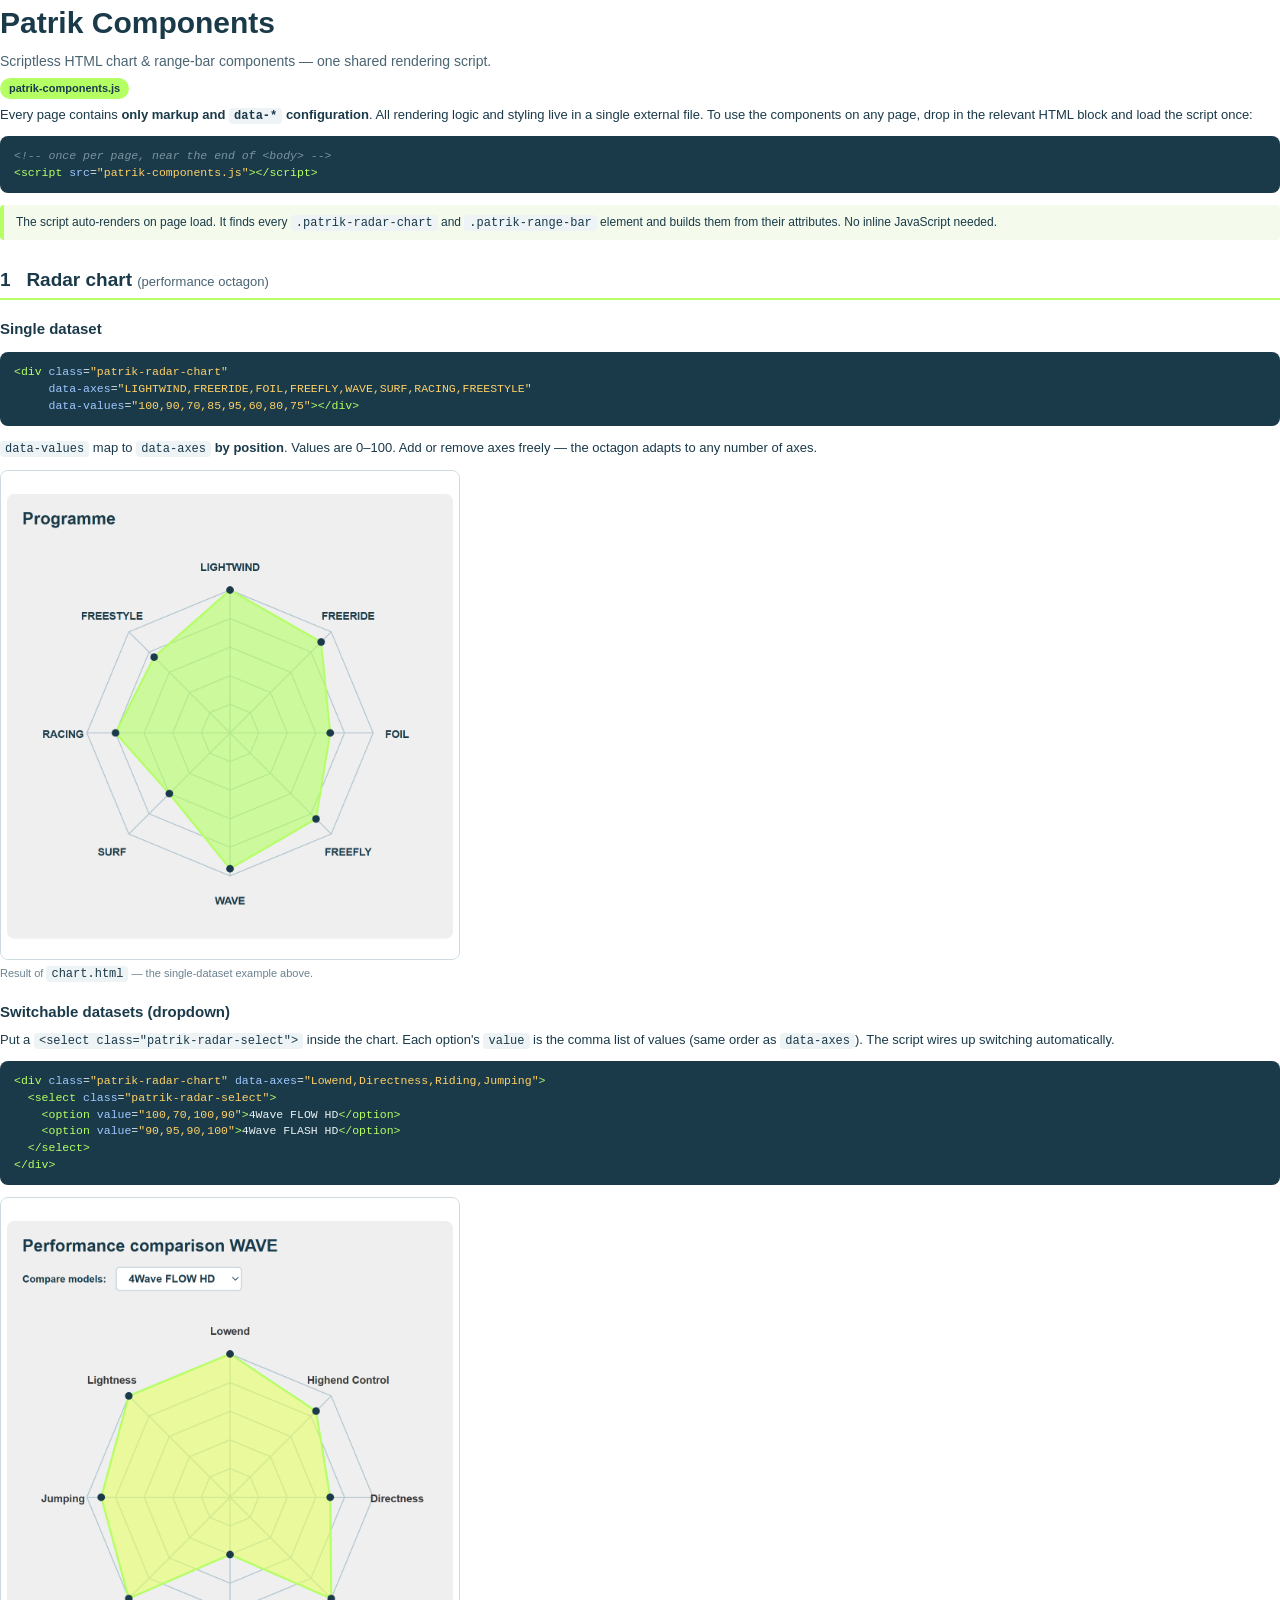
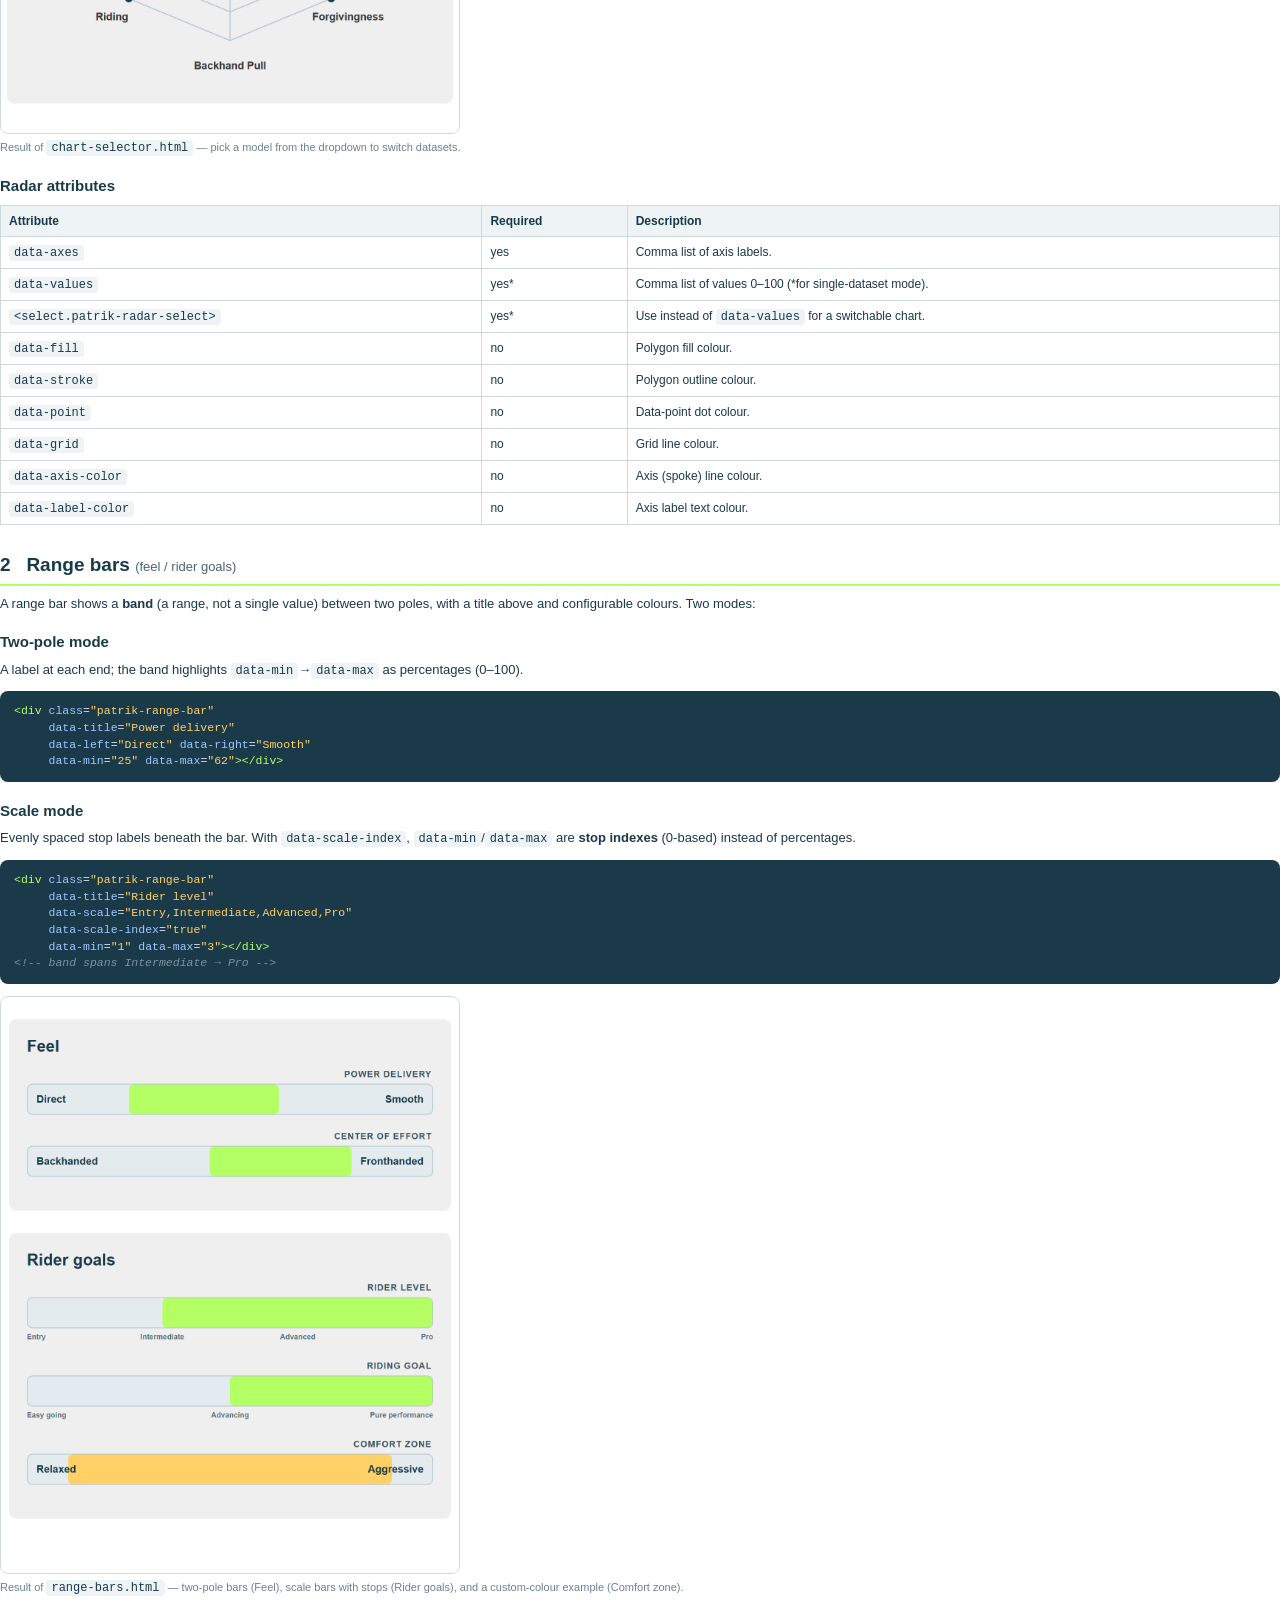
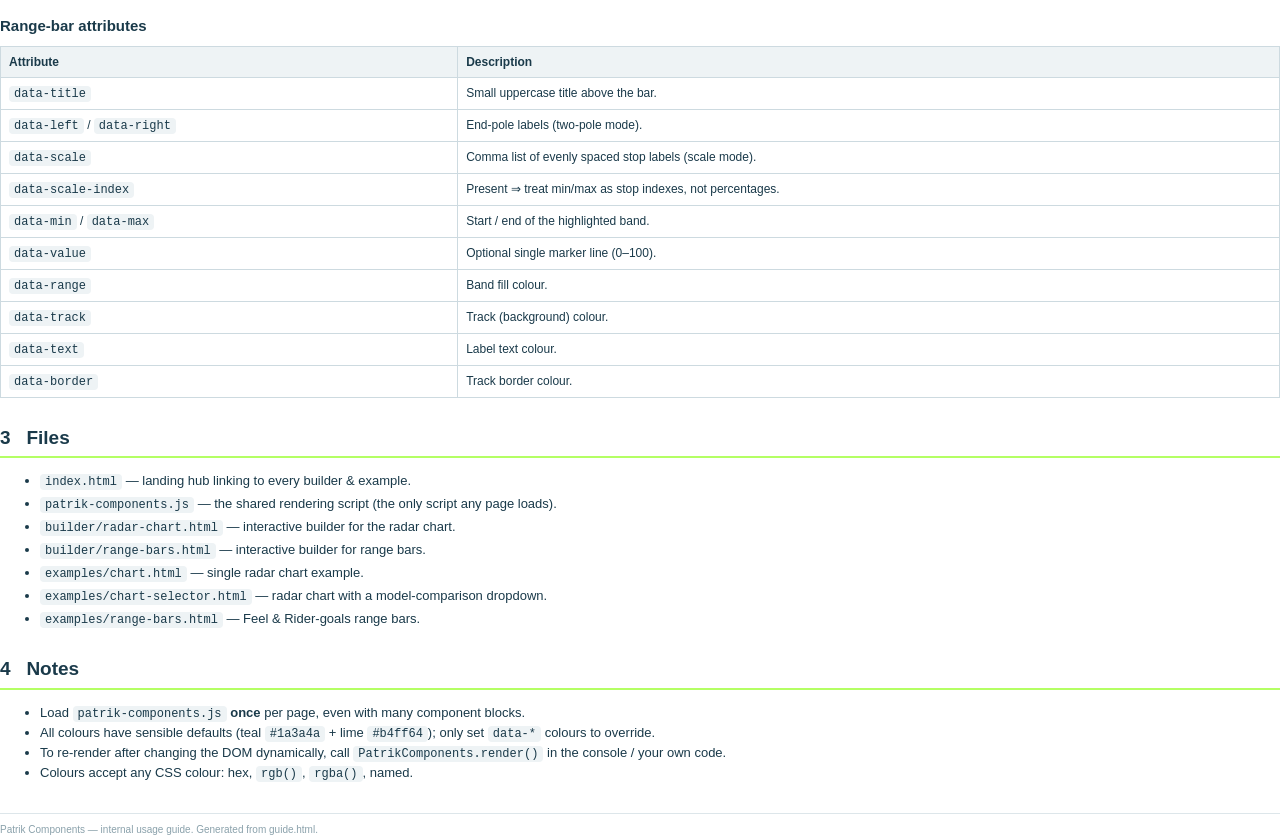
<file: docs/guide.html>
<!DOCTYPE html>
<html lang="en">
<head>
<meta charset="UTF-8">
<title>Patrik Components — Guide</title>
<style>
    @page { size: A4; margin: 18mm 16mm; }
    * { box-sizing: border-box; }
    body{
        font-family: "Segoe UI", Helvetica, Arial, sans-serif;
        color: #1a3a4a;
        line-height: 1.5;
        font-size: 13px;
        margin: 0;
    }
    h1{ font-size: 30px; margin: 0 0 4px; }
    h2{
        font-size: 19px; margin: 26px 0 8px;
        border-bottom: 2px solid #b4ff64; padding-bottom: 4px;
    }
    h3{ font-size: 15px; margin: 18px 0 6px; }
    p{ margin: 6px 0; }
    .lead{ color:#4a6472; font-size: 14px; margin-bottom: 4px; }
    code{
        font-family: "Consolas","Courier New",monospace;
        background:#eef3f5; padding:1px 5px; border-radius:4px; font-size: 12px;
        color:#1a3a4a;
    }
    pre{
        background:#1a3a4a; color:#e8f0f3;
        padding:12px 14px; border-radius:8px; overflow:auto;
        font-family:"Consolas","Courier New",monospace; font-size:11.5px; line-height:1.45;
        white-space: pre-wrap; word-break: break-word;
    }
    pre .tag{ color:#b4ff64; }
    pre .attr{ color:#9ec8ff; }
    pre .val{ color:#ffd166; }
    pre .cmt{ color:#7a93a0; font-style:italic; }
    table{ border-collapse: collapse; width: 100%; margin: 8px 0; font-size: 12px; }
    th,td{ border:1px solid #cddae0; padding:6px 8px; text-align:left; vertical-align:top; }
    th{ background:#eef3f5; }
    td code{ background:#eef3f5; }
    .pill{
        display:inline-block; background:#b4ff64; color:#1a3a4a;
        font-weight:700; font-size:11px; padding:2px 9px; border-radius:20px;
    }
    .note{
        background:#f4faec; border-left:4px solid #b4ff64;
        padding:8px 12px; border-radius:4px; margin:10px 0; font-size:12px;
    }
    .files li{ margin:3px 0; }
    footer{ margin-top:30px; font-size:10px; color:#8aa1ab; border-top:1px solid #dde6ea; padding-top:8px; }
    .page-break{ page-break-before: always; }
    figure{ margin:12px 0 14px; }
    figure img{
        width:100%; max-width:460px; display:block;
        border:1px solid #cddae0; border-radius:8px;
    }
    figcaption{ font-size:11px; color:#6b8290; margin-top:5px; }
    .avoid-break{ page-break-inside: avoid; }
</style>
</head>
<body>

<h1>Patrik Components</h1>
<p class="lead">Scriptless HTML chart &amp; range-bar components — one shared rendering script.</p>
<p><span class="pill">patrik-components.js</span></p>

<p>Every page contains <strong>only markup and <code>data-*</code> configuration</strong>. All rendering
logic and styling live in a single external file. To use the components on any page, drop in the
relevant HTML block and load the script once:</p>

<pre><span class="cmt">&lt;!-- once per page, near the end of &lt;body&gt; --&gt;</span>
<span class="tag">&lt;script</span> <span class="attr">src</span>=<span class="val">"patrik-components.js"</span><span class="tag">&gt;&lt;/script&gt;</span></pre>

<div class="note">
The script auto-renders on page load. It finds every <code>.patrik-radar-chart</code> and
<code>.patrik-range-bar</code> element and builds them from their attributes. No inline JavaScript needed.
</div>

<h2>1 &nbsp; Radar chart <span style="font-weight:400;font-size:13px;color:#4a6472;">(performance octagon)</span></h2>

<h3>Single dataset</h3>
<pre><span class="tag">&lt;div</span> <span class="attr">class</span>=<span class="val">"patrik-radar-chart"</span>
     <span class="attr">data-axes</span>=<span class="val">"LIGHTWIND,FREERIDE,FOIL,FREEFLY,WAVE,SURF,RACING,FREESTYLE"</span>
     <span class="attr">data-values</span>=<span class="val">"100,90,70,85,95,60,80,75"</span><span class="tag">&gt;&lt;/div&gt;</span></pre>

<p><code>data-values</code> map to <code>data-axes</code> <strong>by position</strong>. Values are 0–100.
Add or remove axes freely — the octagon adapts to any number of axes.</p>

<figure class="avoid-break">
    <img src="../assets/shot-chart.png" alt="Rendered radar chart">
    <figcaption>Result of <code>chart.html</code> — the single-dataset example above.</figcaption>
</figure>

<h3>Switchable datasets (dropdown)</h3>
<p>Put a <code>&lt;select class="patrik-radar-select"&gt;</code> inside the chart. Each option's
<code>value</code> is the comma list of values (same order as <code>data-axes</code>). The script wires up
switching automatically.</p>
<pre><span class="tag">&lt;div</span> <span class="attr">class</span>=<span class="val">"patrik-radar-chart"</span> <span class="attr">data-axes</span>=<span class="val">"Lowend,Directness,Riding,Jumping"</span><span class="tag">&gt;</span>
  <span class="tag">&lt;select</span> <span class="attr">class</span>=<span class="val">"patrik-radar-select"</span><span class="tag">&gt;</span>
    <span class="tag">&lt;option</span> <span class="attr">value</span>=<span class="val">"100,70,100,90"</span><span class="tag">&gt;</span>4Wave FLOW HD<span class="tag">&lt;/option&gt;</span>
    <span class="tag">&lt;option</span> <span class="attr">value</span>=<span class="val">"90,95,90,100"</span><span class="tag">&gt;</span>4Wave FLASH HD<span class="tag">&lt;/option&gt;</span>
  <span class="tag">&lt;/select&gt;</span>
<span class="tag">&lt;/div&gt;</span></pre>

<figure class="avoid-break">
    <img src="../assets/shot-selector.png" alt="Rendered radar chart with model selector">
    <figcaption>Result of <code>chart-selector.html</code> — pick a model from the dropdown to switch datasets.</figcaption>
</figure>

<h3>Radar attributes</h3>
<table>
    <tr><th>Attribute</th><th>Required</th><th>Description</th></tr>
    <tr><td><code>data-axes</code></td><td>yes</td><td>Comma list of axis labels.</td></tr>
    <tr><td><code>data-values</code></td><td>yes*</td><td>Comma list of values 0–100 (*for single-dataset mode).</td></tr>
    <tr><td><code>&lt;select.patrik-radar-select&gt;</code></td><td>yes*</td><td>Use instead of <code>data-values</code> for a switchable chart.</td></tr>
    <tr><td><code>data-fill</code></td><td>no</td><td>Polygon fill colour.</td></tr>
    <tr><td><code>data-stroke</code></td><td>no</td><td>Polygon outline colour.</td></tr>
    <tr><td><code>data-point</code></td><td>no</td><td>Data-point dot colour.</td></tr>
    <tr><td><code>data-grid</code></td><td>no</td><td>Grid line colour.</td></tr>
    <tr><td><code>data-axis-color</code></td><td>no</td><td>Axis (spoke) line colour.</td></tr>
    <tr><td><code>data-label-color</code></td><td>no</td><td>Axis label text colour.</td></tr>
</table>

<h2 class="page-break">2 &nbsp; Range bars <span style="font-weight:400;font-size:13px;color:#4a6472;">(feel / rider goals)</span></h2>

<p>A range bar shows a <strong>band</strong> (a range, not a single value) between two poles, with a title above
and configurable colours. Two modes:</p>

<h3>Two-pole mode</h3>
<p>A label at each end; the band highlights <code>data-min</code>→<code>data-max</code> as percentages (0–100).</p>
<pre><span class="tag">&lt;div</span> <span class="attr">class</span>=<span class="val">"patrik-range-bar"</span>
     <span class="attr">data-title</span>=<span class="val">"Power delivery"</span>
     <span class="attr">data-left</span>=<span class="val">"Direct"</span> <span class="attr">data-right</span>=<span class="val">"Smooth"</span>
     <span class="attr">data-min</span>=<span class="val">"25"</span> <span class="attr">data-max</span>=<span class="val">"62"</span><span class="tag">&gt;&lt;/div&gt;</span></pre>

<h3>Scale mode</h3>
<p>Evenly spaced stop labels beneath the bar. With <code>data-scale-index</code>, <code>data-min</code>/<code>data-max</code>
are <strong>stop indexes</strong> (0-based) instead of percentages.</p>
<pre><span class="tag">&lt;div</span> <span class="attr">class</span>=<span class="val">"patrik-range-bar"</span>
     <span class="attr">data-title</span>=<span class="val">"Rider level"</span>
     <span class="attr">data-scale</span>=<span class="val">"Entry,Intermediate,Advanced,Pro"</span>
     <span class="attr">data-scale-index</span>=<span class="val">"true"</span>
     <span class="attr">data-min</span>=<span class="val">"1"</span> <span class="attr">data-max</span>=<span class="val">"3"</span><span class="tag">&gt;&lt;/div&gt;</span>
<span class="cmt">&lt;!-- band spans Intermediate → Pro --&gt;</span></pre>

<figure class="avoid-break">
    <img src="../assets/shot-rangebars.png" alt="Rendered range bars">
    <figcaption>Result of <code>range-bars.html</code> — two-pole bars (Feel), scale bars with stops (Rider goals), and a custom-colour example (Comfort zone).</figcaption>
</figure>

<h3>Range-bar attributes</h3>
<table>
    <tr><th>Attribute</th><th>Description</th></tr>
    <tr><td><code>data-title</code></td><td>Small uppercase title above the bar.</td></tr>
    <tr><td><code>data-left</code> / <code>data-right</code></td><td>End-pole labels (two-pole mode).</td></tr>
    <tr><td><code>data-scale</code></td><td>Comma list of evenly spaced stop labels (scale mode).</td></tr>
    <tr><td><code>data-scale-index</code></td><td>Present ⇒ treat min/max as stop indexes, not percentages.</td></tr>
    <tr><td><code>data-min</code> / <code>data-max</code></td><td>Start / end of the highlighted band.</td></tr>
    <tr><td><code>data-value</code></td><td>Optional single marker line (0–100).</td></tr>
    <tr><td><code>data-range</code></td><td>Band fill colour.</td></tr>
    <tr><td><code>data-track</code></td><td>Track (background) colour.</td></tr>
    <tr><td><code>data-text</code></td><td>Label text colour.</td></tr>
    <tr><td><code>data-border</code></td><td>Track border colour.</td></tr>
</table>

<h2>3 &nbsp; Files</h2>
<ul class="files">
    <li><code>index.html</code> — landing hub linking to every builder &amp; example.</li>
    <li><code>patrik-components.js</code> — the shared rendering script (the only script any page loads).</li>
    <li><code>builder/radar-chart.html</code> — interactive builder for the radar chart.</li>
    <li><code>builder/range-bars.html</code> — interactive builder for range bars.</li>
    <li><code>examples/chart.html</code> — single radar chart example.</li>
    <li><code>examples/chart-selector.html</code> — radar chart with a model-comparison dropdown.</li>
    <li><code>examples/range-bars.html</code> — Feel &amp; Rider-goals range bars.</li>
</ul>

<h2>4 &nbsp; Notes</h2>
<ul>
    <li>Load <code>patrik-components.js</code> <strong>once</strong> per page, even with many component blocks.</li>
    <li>All colours have sensible defaults (teal <code>#1a3a4a</code> + lime <code>#b4ff64</code>); only set <code>data-*</code> colours to override.</li>
    <li>To re-render after changing the DOM dynamically, call <code>PatrikComponents.render()</code> in the console / your own code.</li>
    <li>Colours accept any CSS colour: hex, <code>rgb()</code>, <code>rgba()</code>, named.</li>
</ul>

<footer>Patrik Components — internal usage guide. Generated from guide.html.</footer>

</body>
</html>
</file>
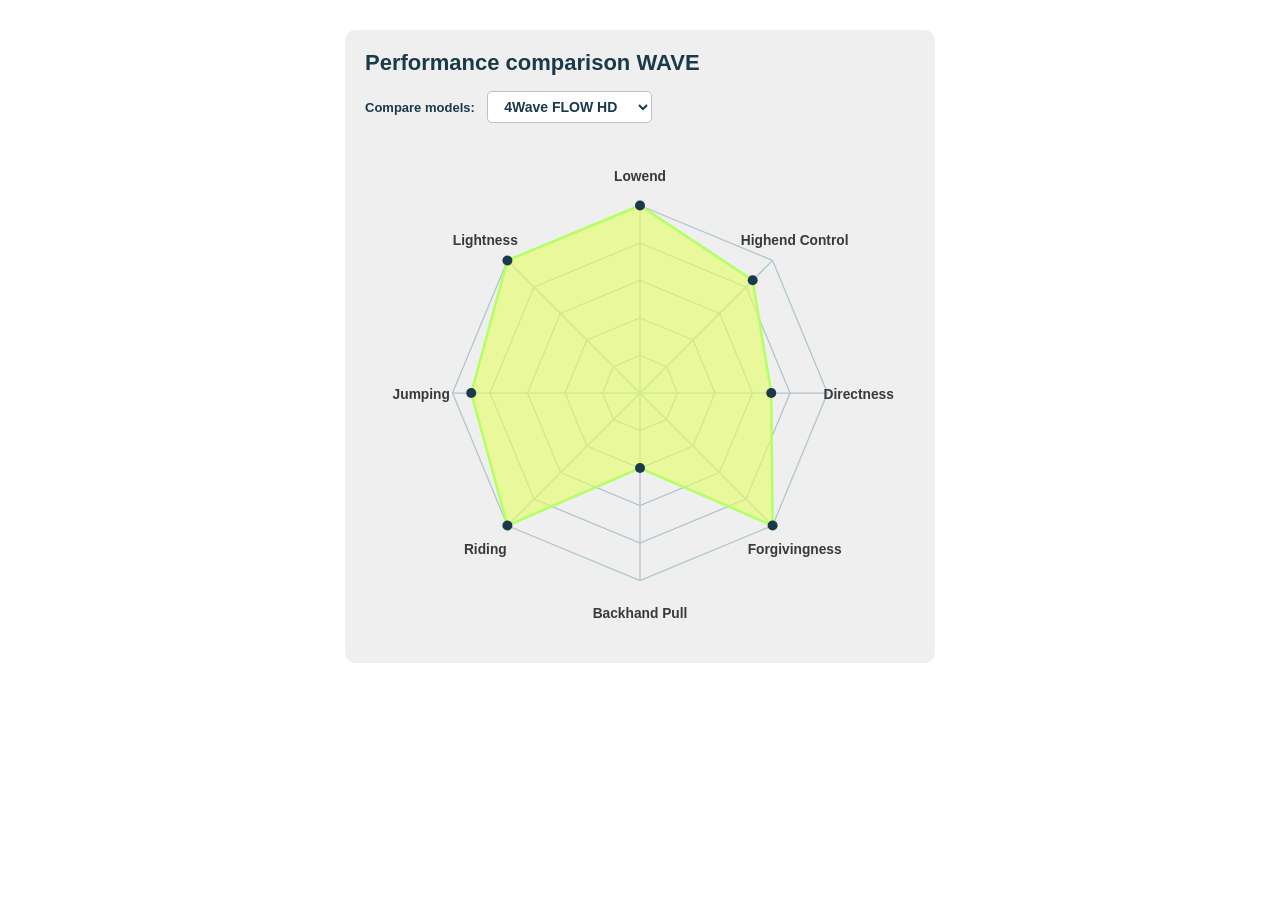
<file: examples/chart-selector.html>
<!DOCTYPE html>
<html lang="en">
<head>
    <meta charset="UTF-8">
    <meta name="viewport" content="width=device-width, initial-scale=1.0">
    <title>Radar Chart Preview</title>
</head>
<body>

    <div id="rc-snippet-container" style="background-color: #efefef; padding: 20px; border-radius: 10px; font-family: sans-serif; max-width: 550px; margin: 30px auto;">

        <h2 style="color: #1a3a4a; margin-top: 0; margin-bottom: 15px; font-size: 22px;">Performance comparison WAVE</h2>

        <!-- Radar chart with a model selector. Axes, datasets and colours are
             all configured here in the HTML; the external script wires up the
             dropdown and renders. Each <option value> lists the values in the
             same order as data-axes. -->
        <div class="patrik-radar-chart"
             data-axes="Lowend,Highend Control,Directness,Forgivingness,Backhand Pull,Riding,Jumping,Lightness"
             data-label-color="#393939"
             data-fill="rgba(229,255,100,0.6)">

            <div style="margin-bottom: 20px;">
                <label for="rc-chart-selector" style="font-size: 13px; color: #1a3a4a; font-weight: bold; margin-right: 8px;">Compare models:</label>
                <select id="rc-chart-selector" class="patrik-radar-select" style="padding: 6px 12px; font-size: 14px; border-radius: 5px; border: 1px solid #b0c4cf; color: #1a3a4a; background-color: #ffffff; font-family: sans-serif; font-weight: bold; cursor: pointer; outline: none;">
                    <option value="100,85,70,100,40,100,90,100">4Wave FLOW HD</option>
                    <option value="90,100,95,80,75,90,100,90">4Wave FLASH HD</option>
                    <option value="95,100,100,85,80,85,85,85">5Wave FUEL HD</option>
                </select>
            </div>

        </div>

    </div>

    <!-- External rendering script (shared across pages) -->
    <script src="../patrik-components.js"></script>

</body>
</html>
</file>
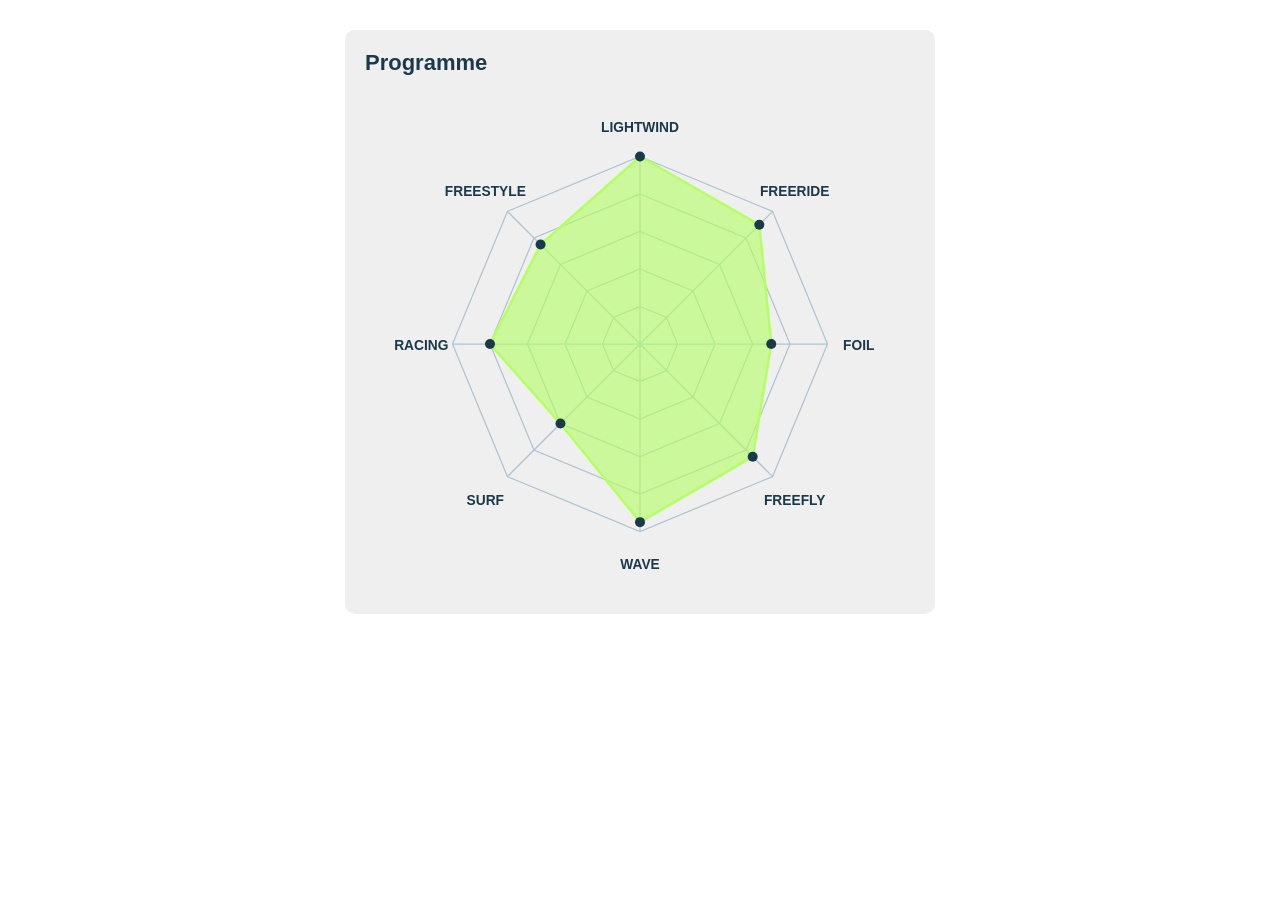
<file: examples/chart.html>
<!DOCTYPE html>
<html lang="en">
<head>
    <meta charset="UTF-8">
    <meta name="viewport" content="width=device-width, initial-scale=1.0">
    <title>Radar Chart Preview</title>
</head>
<body>

    <div id="rc-snippet-container" style="background-color: #efefef; padding: 20px; border-radius: 10px; font-family: sans-serif; max-width: 550px; margin: 30px auto;">

        <h2 style="color: #1a3a4a; margin-top: 0; font-size: 22px;">Programme</h2>

        <!-- Radar chart: all values & colours configured here in the HTML.
             Rendering is done by the external script. -->
        <div class="patrik-radar-chart"
             data-axes="LIGHTWIND,FREERIDE,FOIL,FREEFLY,WAVE,SURF,RACING,FREESTYLE"
             data-values="100,90,70,85,95,60,80,75">
        </div>

    </div>

    <!-- External rendering script (shared across pages) -->
    <script src="../patrik-components.js"></script>

</body>
</html>
</file>
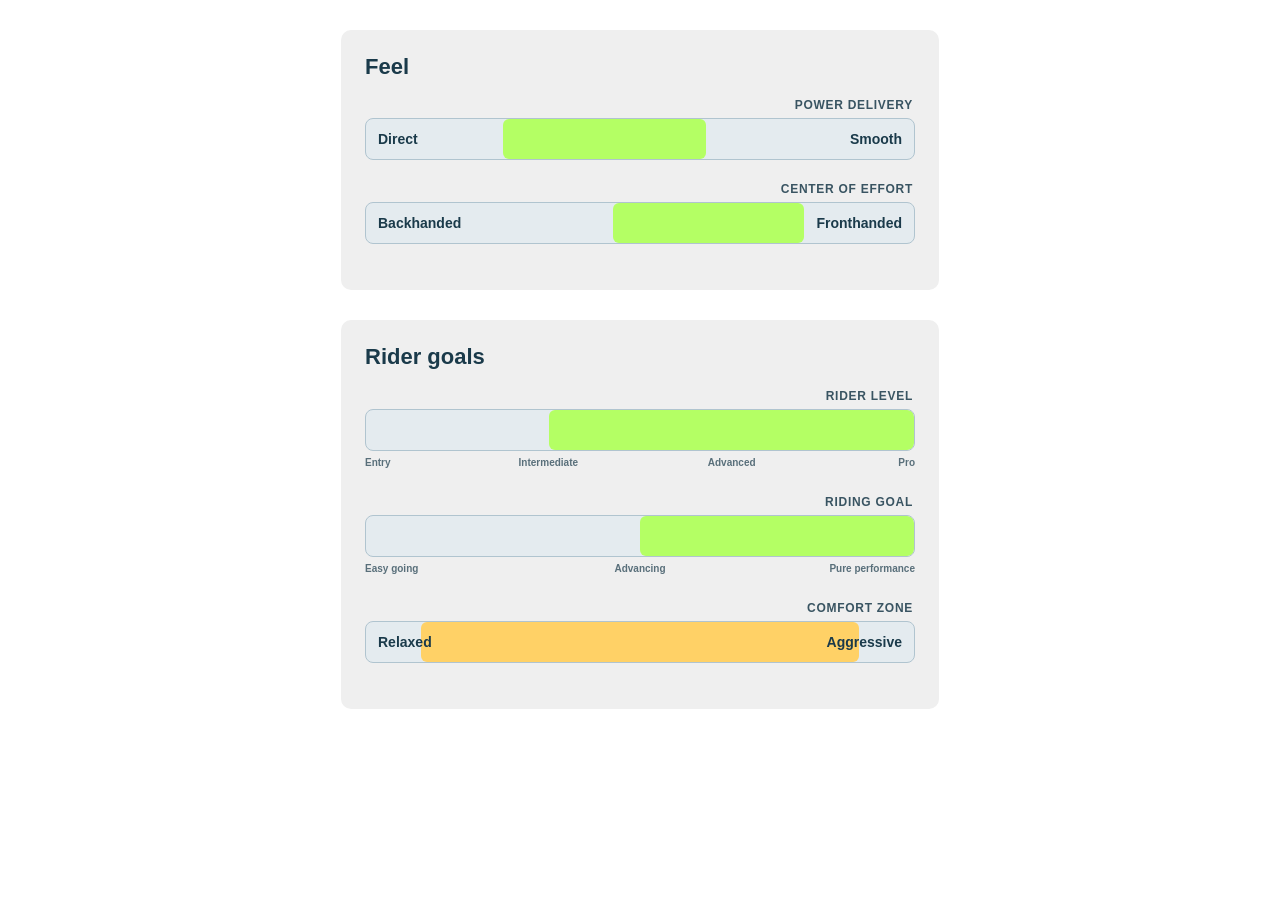
<file: examples/range-bars.html>
<!DOCTYPE html>
<html lang="en">
<head>
    <meta charset="UTF-8">
    <meta name="viewport" content="width=device-width, initial-scale=1.0">
    <title>Range Bars Preview</title>
</head>
<body>

    <!-- ============================================================
         FEEL  (horizontal range bars)
         Each bar = one content-block snippet. All values & colours
         are set here in the HTML via data-* attributes; rendering is
         done by the shared external script (patrik-components.js).
         ============================================================ -->
    <div style="background-color:#efefef; padding:24px; border-radius:10px; font-family:sans-serif; max-width:550px; margin:30px auto;">

        <h2 style="color:#1a3a4a; margin-top:0; font-size:22px;">Feel</h2>

        <div class="patrik-range-bar"
             data-title="Power delivery"
             data-left="Direct"
             data-right="Smooth"
             data-min="25"
             data-max="62">
        </div>

        <div class="patrik-range-bar"
             data-title="Center of effort"
             data-left="Backhanded"
             data-right="Fronthanded"
             data-min="45"
             data-max="80">
        </div>

    </div>


    <!-- ============================================================
         RIDER GOALS  (scale bars with stops + highlighted range)
         ============================================================ -->
    <div style="background-color:#efefef; padding:24px; border-radius:10px; font-family:sans-serif; max-width:550px; margin:30px auto;">

        <h2 style="color:#1a3a4a; margin-top:0; font-size:22px;">Rider goals</h2>

        <!-- Rider level: 4 evenly spaced stops; band spans stop 1..3 -->
        <div class="patrik-range-bar"
             data-title="Rider level"
             data-scale="Entry,Intermediate,Advanced,Pro"
             data-scale-index="true"
             data-min="1"
             data-max="3">
        </div>

        <!-- Rider goals: 3 stops; band spans stop 1..2 -->
        <div class="patrik-range-bar"
             data-title="Riding goal"
             data-scale="Easy going,Advancing,Pure performance"
             data-scale-index="true"
             data-min="1"
             data-max="2">
        </div>

        <!-- Example with a custom colour + single-value marker -->
        <div class="patrik-range-bar"
             data-title="Comfort zone"
             data-left="Relaxed"
             data-right="Aggressive"
             data-min="10"
             data-max="90"
             data-range="#ffd166">
        </div>

    </div>

    <!-- External rendering script (shared across pages) -->
    <script src="../patrik-components.js"></script>

</body>
</html>
</file>
<file: builder/builder.css>
/* =====================================================================
   Patrik Components — Builder UI
   Shared styling for the interactive builder pages.
   Brand: teal #1a3a4a + lime #b4ff64.
   ===================================================================== */

:root{
    --teal:#1a3a4a;
    --teal-2:#25546b;
    --lime:#b4ff64;
    --lime-dark:#9be03d;
    --ink:#1a3a4a;
    --muted:#6b8290;
    --line:#d6e0e5;
    --panel:#ffffff;
    --bg:#eef2f4;
    --radius:12px;
    --shadow:0 6px 24px rgba(26,58,74,.10);
}

*{ box-sizing:border-box; }

html,body{ margin:0; }

body{
    font-family:"Segoe UI", Helvetica, Arial, sans-serif;
    color:var(--ink);
    background:var(--bg);
    line-height:1.5;
    -webkit-font-smoothing:antialiased;
}

a{ color:var(--teal-2); }

/* ---------- top bar ---------- */
.topbar{
    background:var(--teal);
    color:#eef7ff;
    padding:14px 24px;
    display:flex;
    align-items:center;
    gap:14px;
    box-shadow:0 2px 10px rgba(0,0,0,.12);
    position:sticky; top:0; z-index:20;
}
.topbar .home{
    color:#cfe4ef; text-decoration:none; font-size:13px; font-weight:600;
    display:inline-flex; align-items:center; gap:6px;
    padding:6px 12px; border-radius:8px; border:1px solid rgba(255,255,255,.15);
    transition:background .15s;
}
.topbar .home:hover{ background:rgba(255,255,255,.10); }
.topbar h1{
    font-size:17px; margin:0; font-weight:700; letter-spacing:.01em;
    display:flex; align-items:center; gap:10px;
}
.topbar .dot{ width:10px; height:10px; border-radius:50%; background:var(--lime); }
.topbar .spacer{ flex:1; }
.topbar .badge{
    font-size:11px; background:var(--lime); color:var(--teal);
    font-weight:700; padding:3px 10px; border-radius:20px;
}

/* ---------- layout ---------- */
.builder{
    display:grid;
    grid-template-columns:minmax(340px,420px) 1fr;
    gap:22px;
    max-width:1280px;
    margin:22px auto;
    padding:0 22px;
    align-items:start;
}
@media (max-width:900px){
    .builder{ grid-template-columns:1fr; }
}

.panel{
    background:var(--panel);
    border:1px solid var(--line);
    border-radius:var(--radius);
    box-shadow:var(--shadow);
}
.panel.controls{ padding:4px 20px 20px; }
.panel.controls, .stack{ position:sticky; top:78px; }
@media (max-width:900px){ .panel.controls, .stack{ position:static; } }

.stack{ display:flex; flex-direction:column; gap:22px; }

/* ---------- control groups ---------- */
.group{ border-bottom:1px solid var(--line); padding:18px 0; }
.group:last-child{ border-bottom:none; }
.group > .group-head{
    font-size:12px; font-weight:800; letter-spacing:.08em; text-transform:uppercase;
    color:var(--muted); margin:0 0 12px;
    display:flex; align-items:center; gap:8px;
}
.group > .group-head .num{
    background:var(--teal); color:#fff; width:20px; height:20px; border-radius:50%;
    display:inline-flex; align-items:center; justify-content:center; font-size:11px;
}

label.field{ display:block; margin:0 0 12px; }
label.field > span.lbl{
    display:block; font-size:12.5px; font-weight:600; color:var(--ink); margin-bottom:5px;
}
label.field > span.hint{ font-weight:400; color:var(--muted); }

input[type=text], input[type=number], select, textarea{
    width:100%; padding:9px 11px; font-size:14px; font-family:inherit;
    border:1px solid var(--line); border-radius:8px; background:#fbfdfe; color:var(--ink);
    transition:border-color .15s, box-shadow .15s;
}
input[type=text]:focus, input[type=number]:focus, select:focus, textarea:focus{
    outline:none; border-color:var(--teal-2); box-shadow:0 0 0 3px rgba(37,84,107,.12);
}
input::placeholder{ color:#9fb2bc; }

/* segmented toggle */
.segmented{ display:inline-flex; background:#eaf0f3; border-radius:9px; padding:3px; gap:3px; }
.segmented button{
    border:none; background:transparent; color:var(--muted); cursor:pointer;
    font:600 13px/1 inherit; padding:8px 14px; border-radius:7px; transition:all .15s;
}
.segmented button.active{ background:#fff; color:var(--teal); box-shadow:0 1px 3px rgba(0,0,0,.12); }

/* slider row */
.slider-row{ display:flex; align-items:center; gap:12px; margin:0 0 10px; }
.slider-row .name{ flex:0 0 42%; font-size:13px; font-weight:600; overflow:hidden; text-overflow:ellipsis; white-space:nowrap; }
.slider-row input[type=range]{ flex:1; accent-color:var(--lime-dark); }
.slider-row .val{
    flex:0 0 42px; text-align:right; font-variant-numeric:tabular-nums;
    font-size:13px; font-weight:700; color:var(--teal);
}

/* editable list rows (axes, datasets, bars) */
.row{ display:flex; gap:8px; align-items:center; margin:0 0 8px; }
.row input{ flex:1; }
.icon-btn{
    border:1px solid var(--line); background:#fff; color:var(--muted); cursor:pointer;
    width:34px; height:34px; border-radius:8px; font-size:16px; line-height:1;
    display:inline-flex; align-items:center; justify-content:center; flex:0 0 auto;
    transition:all .15s;
}
.icon-btn:hover{ border-color:#e08a8a; color:#c0392b; background:#fff5f4; }
.icon-btn.drag{ cursor:grab; color:#b5c4cc; }
.icon-btn.drag:hover{ color:var(--teal); border-color:var(--line); background:#fff; }

.btn{
    display:inline-flex; align-items:center; gap:7px; justify-content:center;
    border:none; border-radius:9px; cursor:pointer; font:700 13.5px/1 inherit;
    padding:10px 16px; transition:transform .08s, filter .15s, background .15s;
}
.btn:active{ transform:translateY(1px); }
.btn.primary{ background:var(--lime); color:var(--teal); }
.btn.primary:hover{ filter:brightness(1.04); }
.btn.ghost{ background:#eef3f5; color:var(--teal); }
.btn.ghost:hover{ background:#e3ebef; }
.btn.add{ width:100%; border:1.5px dashed var(--line); background:#fbfdfe; color:var(--teal-2); }
.btn.add:hover{ border-color:var(--teal-2); background:#f2f8fb; }

/* color pickers */
.colors-grid{ display:grid; grid-template-columns:1fr 1fr; gap:10px 14px; }
.color-field{ display:flex; align-items:center; gap:9px; }
.color-field input[type=color]{
    -webkit-appearance:none; appearance:none; width:34px; height:30px; padding:0;
    border:1px solid var(--line); border-radius:7px; background:none; cursor:pointer; flex:0 0 auto;
}
.color-field input[type=color]::-webkit-color-swatch-wrapper{ padding:3px; }
.color-field input[type=color]::-webkit-color-swatch{ border:none; border-radius:4px; }
.color-field .cf-lbl{ font-size:12.5px; font-weight:600; }
.color-field .reset{
    margin-left:auto; font-size:11px; color:var(--muted); cursor:pointer;
    border:none; background:none; text-decoration:underline; padding:0;
}
.subnote{ font-size:11.5px; color:var(--muted); margin:2px 0 0; }

.card-item{
    border:1px solid var(--line); border-radius:10px; padding:14px; margin:0 0 12px; background:#fafcfd;
}
.card-item .card-head{
    display:flex; align-items:center; gap:8px; margin:0 0 10px;
    font-size:12px; font-weight:800; letter-spacing:.05em; text-transform:uppercase; color:var(--muted);
}
.card-item .card-head .spacer{ flex:1; }

.inline-2{ display:grid; grid-template-columns:1fr 1fr; gap:10px; }

.checkbox-row{ display:flex; align-items:center; gap:9px; margin:2px 0 12px; cursor:pointer; font-size:13.5px; font-weight:600; }
.checkbox-row input{ width:17px; height:17px; accent-color:var(--lime-dark); }

/* ---------- preview + code ---------- */
.panel .head{
    display:flex; align-items:center; gap:10px; padding:14px 18px; border-bottom:1px solid var(--line);
}
.panel .head h2{ font-size:14px; margin:0; font-weight:800; letter-spacing:.02em; }
.panel .head .spacer{ flex:1; }
.panel .head .muted{ font-size:12px; color:var(--muted); }

.preview-stage{
    padding:26px; min-height:120px;
    background:
        linear-gradient(45deg,#e7edf0 25%,transparent 25%,transparent 75%,#e7edf0 75%),
        linear-gradient(45deg,#e7edf0 25%,transparent 25%,transparent 75%,#e7edf0 75%);
    background-size:22px 22px; background-position:0 0,11px 11px; background-color:#f4f7f8;
    border-radius:0 0 var(--radius) var(--radius);
}

.code-wrap{ position:relative; }
.code-wrap pre{
    margin:0; padding:18px 18px 18px; background:var(--teal); color:#e8f0f3;
    border-radius:0 0 var(--radius) var(--radius);
    font-family:"Consolas","Courier New",monospace; font-size:12.5px; line-height:1.55;
    overflow:auto; max-height:360px; white-space:pre; tab-size:2;
}
.code-wrap pre .tag{ color:var(--lime); }
.code-wrap pre .attr{ color:#9ec8ff; }
.code-wrap pre .val{ color:#ffd166; }
.code-wrap pre .cmt{ color:#7a93a0; font-style:italic; }
.copy-btn{
    position:absolute; top:12px; right:14px; z-index:3;
    background:var(--lime); color:var(--teal); border:none; border-radius:8px;
    font:700 12.5px/1 inherit; padding:8px 13px; cursor:pointer; display:inline-flex; gap:6px; align-items:center;
    box-shadow:0 2px 8px rgba(0,0,0,.2);
}
.copy-btn:hover{ filter:brightness(1.05); }
.copy-btn.copied{ background:#fff; }

.tip{
    background:#f4faec; border-left:4px solid var(--lime); color:#3d5560;
    padding:10px 14px; border-radius:6px; margin:0; font-size:12.5px;
}
.tip code{ background:#e6f3d3; padding:1px 5px; border-radius:4px; font-size:11.5px; }
</file>
